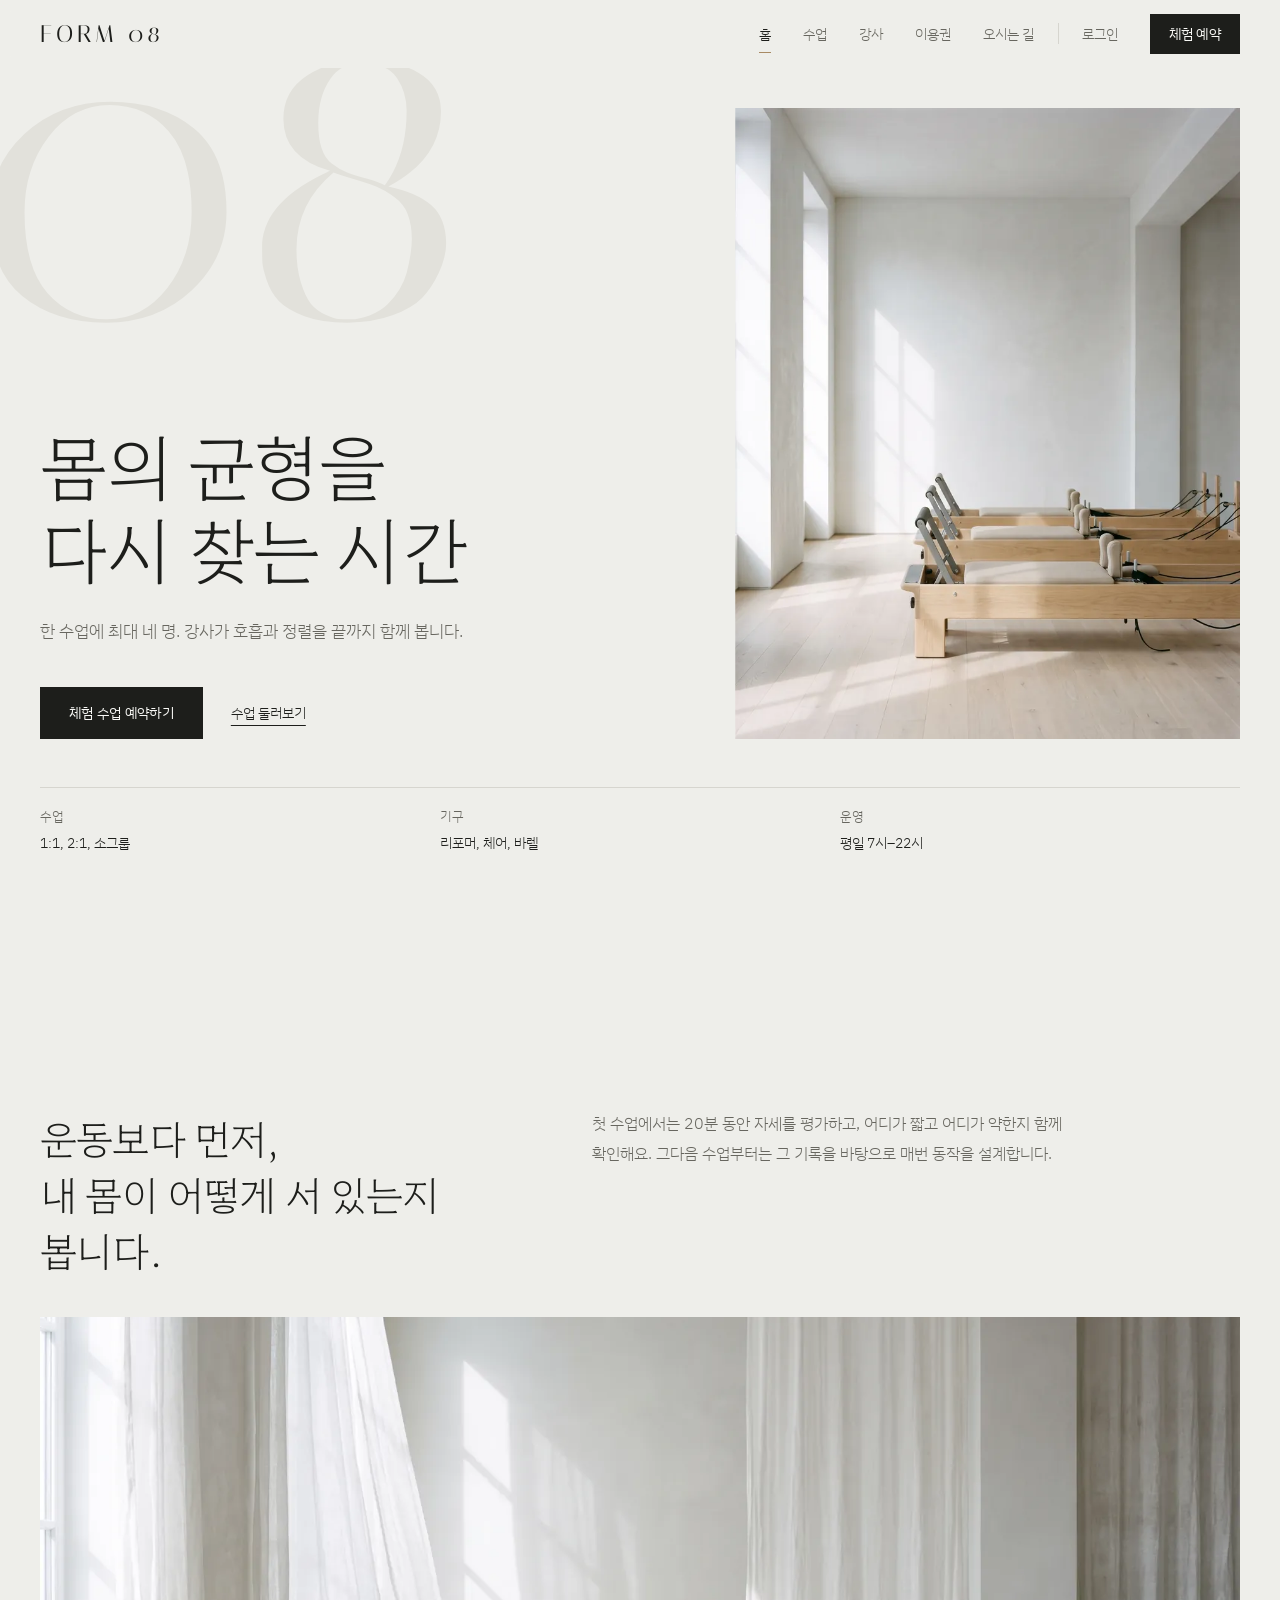
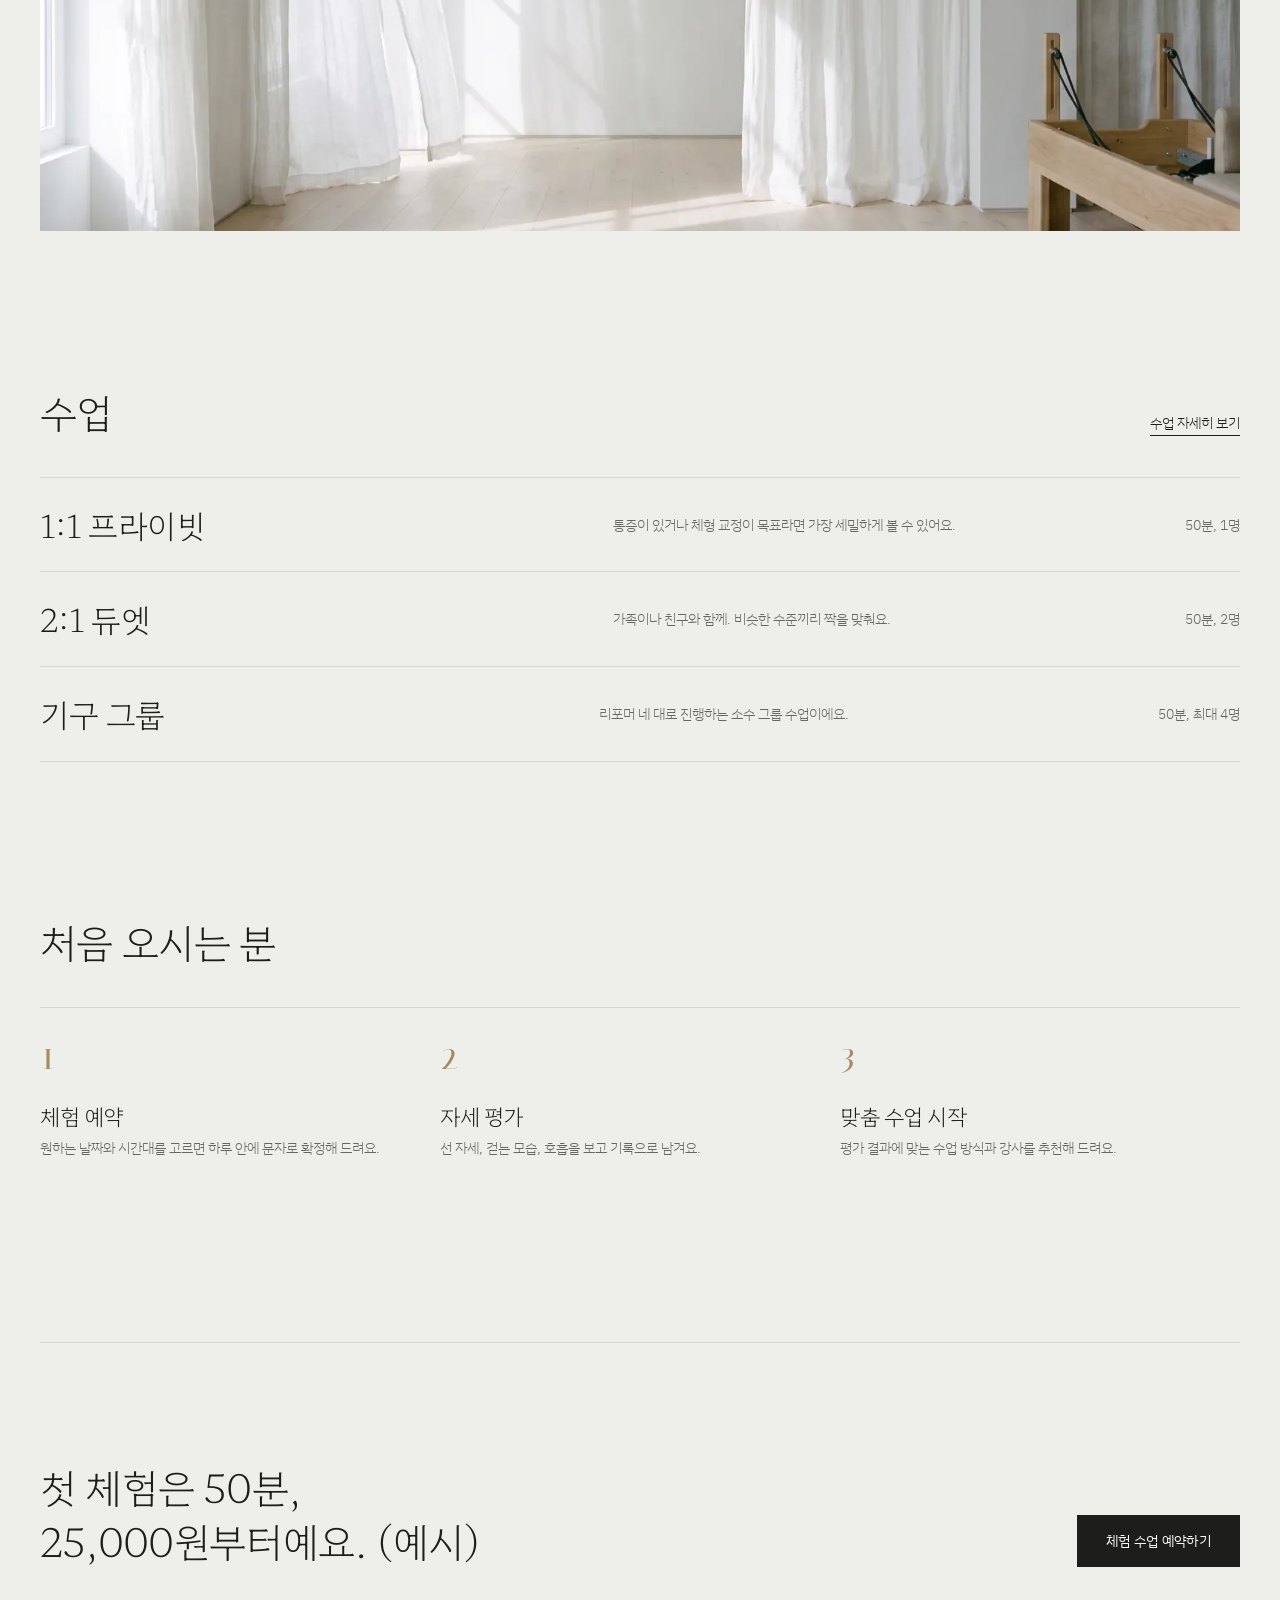
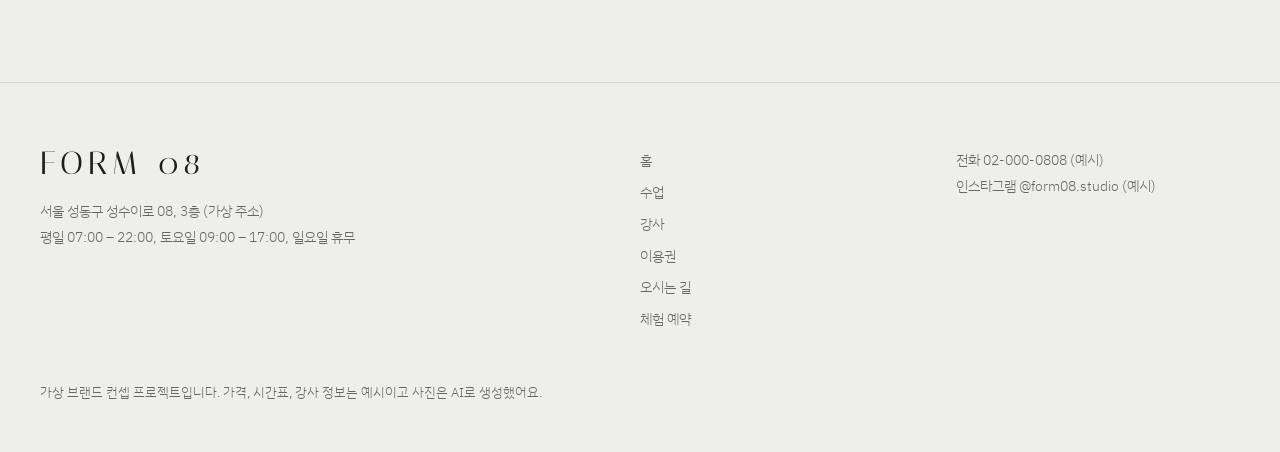
<file: pilates/index.html>
<!doctype html>
<html lang="ko">
<head>
  <meta charset="utf-8">
  <meta name="viewport" content="width=device-width, initial-scale=1, viewport-fit=cover">
  <title>FORM 08 프라이빗 필라테스</title>
  <meta name="description" content="한 시간에 최대 두 명. 호흡과 정렬을 끝까지 함께 보는 프라이빗 필라테스 스튜디오 FORM 08.">
  <meta name="theme-color" content="#EEEEEA">
  <link rel="icon" href="assets/favicon.svg" type="image/svg+xml">
  <meta property="og:type" content="website">
  <meta property="og:title" content="FORM 08 프라이빗 필라테스">
  <meta property="og:description" content="한 시간에 최대 두 명. 호흡과 정렬을 끝까지 함께 보는 프라이빗 필라테스 스튜디오 FORM 08.">
  <link rel="preconnect" href="https://fonts.googleapis.com">
  <link rel="preconnect" href="https://fonts.gstatic.com" crossorigin>
  <link rel="stylesheet" href="https://fonts.googleapis.com/css2?family=Hahmlet:wght@200;300;400&family=IBM+Plex+Sans+KR:wght@300;400;500&family=Italiana&display=swap">
  <link rel="stylesheet" href="assets/style.css">
</head>
<body>
  <a class="skip" href="#main">본문으로 건너뛰기</a>
  <header class="site-header">
    <div class="container header-inner">
      <a class="logo" href="index.html" aria-label="FORM 08 홈">FORM 08</a>
      <nav class="nav" aria-label="주요 메뉴"><a href="index.html" aria-current="page">홈</a><a href="classes.html">수업</a><a href="instructors.html">강사</a><a href="pricing.html">이용권</a><a href="visit.html">오시는 길</a><a href="account.html" class="nav-account" data-account-link>로그인</a></nav>
      <a class="btn btn-solid btn-sm header-cta" href="trial.html">체험 예약</a>
      <button class="menu-btn" type="button" aria-expanded="false" aria-controls="sheet"><span class="menu-label">메뉴</span><span class="menu-icon" aria-hidden="true"></span></button>
    </div>
  </header>
  <nav class="sheet" id="sheet" aria-label="모바일 메뉴">
    <a href="index.html" aria-current="page">홈</a><a href="classes.html">수업</a><a href="instructors.html">강사</a><a href="pricing.html">이용권</a><a href="visit.html">오시는 길</a><a href="trial.html">체험 예약</a><a href="account.html" data-account-link>로그인</a>
    <p class="sheet-foot">평일 07:00 – 22:00, 토요일 09:00 – 17:00</p>
  </nav>

  <main id="main">
    <section class="hero">
      <span class="hero-08" aria-hidden="true">08</span>
      <div class="container hero-grid">
        <div>
          <h1>몸의 균형을<br>다시 찾는 시간</h1>
          <p class="lede">한 수업에 최대 네 명. 강사가 호흡과 정렬을 끝까지 함께 봅니다.</p>
          <div class="hero-actions">
            <a class="btn btn-solid" href="trial.html">체험 수업 예약하기</a>
            <a class="link" href="classes.html">수업 둘러보기</a>
          </div>
        </div>
        <figure class="photo r-45 reveal " data-photo="01"><img src="images/01-sm.webp" srcset="images/01-sm.webp 800w, images/01.webp 1600w" sizes="(min-width: 900px) 42vw, 100vw" width="1600" height="2000" alt="빛이 드는 빈 스튜디오" fetchpriority="high" decoding="async"></figure>
        <dl class="hero-facts">
          <div><dt>수업</dt><dd>1:1, 2:1, 소그룹</dd></div>
          <div><dt>기구</dt><dd>리포머, 체어, 바렐</dd></div>
          <div><dt>운영</dt><dd>평일 7시–22시</dd></div>
        </dl>
      </div>
    </section>

    <section class="section">
      <div class="container statement">
        <h2>운동보다 먼저,<br>내 몸이 어떻게 서 있는지 봅니다.</h2>
        <p>첫 수업에서는 20분 동안 자세를 평가하고, 어디가 짧고 어디가 약한지 함께 확인해요. 그다음 수업부터는 그 기록을 바탕으로 매번 동작을 설계합니다.</p>
        <figure class="photo r-219 reveal " data-photo="10"><img src="images/10-sm.webp" srcset="images/10-sm.webp 800w, images/10.webp 1600w" sizes="100vw" width="1600" height="686" alt="린넨 커튼 사이로 드는 아침 빛" loading="lazy" decoding="async"></figure>
      </div>
    </section>

    <section class="section">
      <div class="container">
        <div class="section-title"><h2>수업</h2><a class="link" href="classes.html">수업 자세히 보기</a></div>
        <div class="rows">
          <a class="row" href="classes.html#solo"><h3>1:1 프라이빗</h3><p>통증이 있거나 체형 교정이 목표라면 가장 세밀하게 볼 수 있어요.</p><span class="row-meta">50분, 1명</span><figure class="photo r-34 reveal row-thumb" data-photo="03"><img src="images/03-sm.webp" srcset="images/03-sm.webp 800w, images/03.webp 1600w" sizes="200px" width="1600" height="2133" alt="자세 교정" loading="lazy" decoding="async"></figure></a>
          <a class="row" href="classes.html#duet"><h3>2:1 듀엣</h3><p>가족이나 친구와 함께. 비슷한 수준끼리 짝을 맞춰요.</p><span class="row-meta">50분, 2명</span><figure class="photo r-34 reveal row-thumb" data-photo="02"><img src="images/02-sm.webp" srcset="images/02-sm.webp 800w, images/02.webp 1600w" sizes="200px" width="1600" height="2133" alt="리포머 위 다리 뻗기" loading="lazy" decoding="async"></figure></a>
          <a class="row" href="classes.html#group"><h3>기구 그룹</h3><p>리포머 네 대로 진행하는 소수 그룹 수업이에요.</p><span class="row-meta">50분, 최대 4명</span><figure class="photo r-34 reveal row-thumb" data-photo="05"><img src="images/05-sm.webp" srcset="images/05-sm.webp 800w, images/05.webp 1600w" sizes="200px" width="1600" height="2133" alt="바렐 스트레칭" loading="lazy" decoding="async"></figure></a>
        </div>
      </div>
    </section>

    <section class="section">
      <div class="container">
        <div class="section-title"><h2>처음 오시는 분</h2></div>
        <ol class="steps">
          <li class="step"><h3>체험 예약</h3><p>원하는 날짜와 시간대를 고르면 하루 안에 문자로 확정해 드려요.</p></li>
          <li class="step"><h3>자세 평가</h3><p>선 자세, 걷는 모습, 호흡을 보고 기록으로 남겨요.</p></li>
          <li class="step"><h3>맞춤 수업 시작</h3><p>평가 결과에 맞는 수업 방식과 강사를 추천해 드려요.</p></li>
        </ol>
      </div>
    </section>

    <section class="container">
      <div class="closing">
        <h2>첫 체험은 50분,<br>25,000원부터예요. (예시)</h2>
        <a class="btn btn-solid" href="trial.html">체험 수업 예약하기</a>
      </div>
    </section>
  </main>

  <footer class="site-footer">
    <div class="container">
      <div class="footer-grid">
        <div>
          <a class="logo" href="index.html">FORM 08</a>
          <p style="margin-top:16px">서울 성동구 성수이로 08, 3층 (가상 주소)<br>평일 07:00 – 22:00, 토요일 09:00 – 17:00, 일요일 휴무</p>
        </div>
        <nav aria-label="하단 메뉴"><a href="index.html" aria-current="page">홈</a><a href="classes.html">수업</a><a href="instructors.html">강사</a><a href="pricing.html">이용권</a><a href="visit.html">오시는 길</a><a href="trial.html">체험 예약</a></nav>
        <div>
          <p>전화 02-000-0808 (예시)</p>
          <p>인스타그램 @form08.studio (예시)</p>
        </div>
      </div>
      <p class="concept-note">가상 브랜드 컨셉 프로젝트입니다. 가격, 시간표, 강사 정보는 예시이고 사진은 AI로 생성했어요.</p>
    </div>
  </footer>
  <div class="book-bar" aria-label="체험 예약 바로가기">
    <p>첫 체험 50분<br>25,000원부터 (예시)</p>
    <a class="btn btn-solid" href="trial.html">체험 수업 예약</a>
  </div>
  <script src="assets/main.js" defer></script>
</body>
</html>
</file>
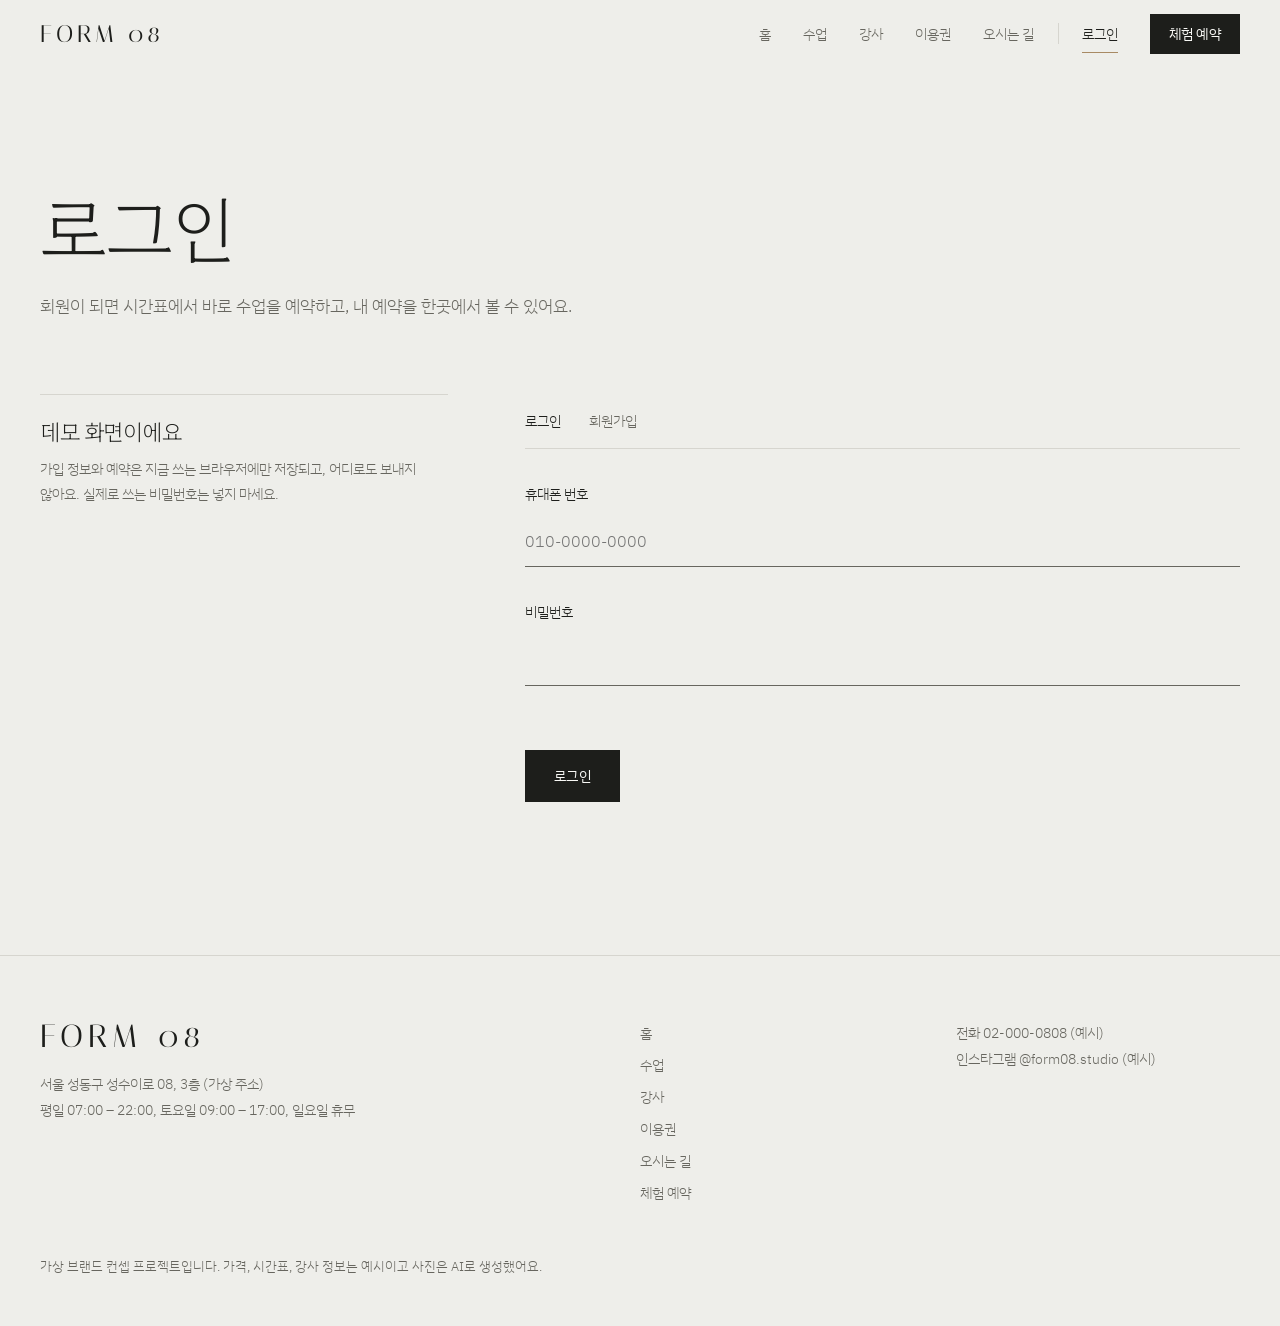
<file: pilates/account.html>
<!doctype html>
<html lang="ko">
<head>
  <meta charset="utf-8">
  <meta name="viewport" content="width=device-width, initial-scale=1, viewport-fit=cover">
  <title>로그인 | FORM 08</title>
  <meta name="description" content="FORM 08 회원 로그인과 가입. 회원은 시간표에서 바로 수업을 예약할 수 있어요.">
  <meta name="theme-color" content="#EEEEEA">
  <link rel="icon" href="assets/favicon.svg" type="image/svg+xml">
  <meta property="og:type" content="website">
  <meta property="og:title" content="로그인 | FORM 08">
  <meta property="og:description" content="FORM 08 회원 로그인과 가입. 회원은 시간표에서 바로 수업을 예약할 수 있어요.">
  <link rel="preconnect" href="https://fonts.googleapis.com">
  <link rel="preconnect" href="https://fonts.gstatic.com" crossorigin>
  <link rel="stylesheet" href="https://fonts.googleapis.com/css2?family=Hahmlet:wght@200;300;400&family=IBM+Plex+Sans+KR:wght@300;400;500&family=Italiana&display=swap">
  <link rel="stylesheet" href="assets/style.css">
</head>
<body>
  <a class="skip" href="#main">본문으로 건너뛰기</a>
  <header class="site-header">
    <div class="container header-inner">
      <a class="logo" href="index.html" aria-label="FORM 08 홈">FORM 08</a>
      <nav class="nav" aria-label="주요 메뉴"><a href="index.html">홈</a><a href="classes.html">수업</a><a href="instructors.html">강사</a><a href="pricing.html">이용권</a><a href="visit.html">오시는 길</a><a href="account.html" class="nav-account" data-account-link aria-current="page">로그인</a></nav>
      <a class="btn btn-solid btn-sm header-cta" href="trial.html">체험 예약</a>
      <button class="menu-btn" type="button" aria-expanded="false" aria-controls="sheet"><span class="menu-label">메뉴</span><span class="menu-icon" aria-hidden="true"></span></button>
    </div>
  </header>
  <nav class="sheet" id="sheet" aria-label="모바일 메뉴">
    <a href="index.html">홈</a><a href="classes.html">수업</a><a href="instructors.html">강사</a><a href="pricing.html">이용권</a><a href="visit.html">오시는 길</a><a href="trial.html">체험 예약</a><a href="account.html" data-account-link aria-current="page">로그인</a>
    <p class="sheet-foot">평일 07:00 – 22:00, 토요일 09:00 – 17:00</p>
  </nav>

  <main id="main">
    <section class="container page-head">
      <h1 id="account-title">로그인</h1>
      <p class="lede" id="account-lede">회원이 되면 시간표에서 바로 수업을 예약하고, 내 예약을 한곳에서 볼 수 있어요.</p>
    </section>
    <section class="container section" style="padding-top:0">
      <div class="form-grid">
        <div>
          <div class="demo-note">
            <h2>데모 화면이에요</h2>
            <p>가입 정보와 예약은 지금 쓰는 브라우저에만 저장되고, 어디로도 보내지 않아요. 실제로 쓰는 비밀번호는 넣지 마세요.</p>
          </div>
        </div>
        <div>
          <div id="auth">
            <div class="tablist" role="tablist" aria-label="로그인 또는 회원가입" id="auth-tabs">
              <button class="tab" role="tab" id="t-login" aria-controls="p-login" aria-selected="true">로그인</button>
              <button class="tab" role="tab" id="t-signup" aria-controls="p-signup" aria-selected="false">회원가입</button>
            </div>
            <div class="panel" id="p-login" role="tabpanel" aria-labelledby="t-login">
              <form class="form" id="login-form" novalidate>
                <div class="field"><label for="l-phone">휴대폰 번호</label><input id="l-phone" name="phone" type="tel" inputmode="tel" autocomplete="username" placeholder="010-0000-0000"></div>
                <div class="field"><label for="l-pw">비밀번호</label><input id="l-pw" name="password" type="password" autocomplete="current-password"></div>
                <p class="form-msg" id="login-msg" role="alert"></p>
                <div><button class="btn btn-solid" type="submit">로그인</button></div>
              </form>
            </div>
            <div class="panel" id="p-signup" role="tabpanel" aria-labelledby="t-signup" hidden>
              <form class="form" id="signup-form" novalidate>
                <div class="field"><label for="s-name">이름</label><input id="s-name" name="name" autocomplete="name"></div>
                <div class="field"><label for="s-phone">휴대폰 번호</label><input id="s-phone" name="phone" type="tel" inputmode="tel" autocomplete="username" placeholder="010-0000-0000"></div>
                <div class="field"><label for="s-pw">비밀번호</label><input id="s-pw" name="password" type="password" autocomplete="new-password" aria-describedby="s-pw-hint"><span class="hint" id="s-pw-hint">6자 이상. 데모라서 실제 비밀번호는 쓰지 마세요.</span></div>
                <label class="check"><input type="checkbox" id="s-agree"><span>예약 안내를 위해 이름과 휴대폰 번호를 쓰는 데 동의해요.</span></label>
                <p class="form-msg" id="signup-msg" role="alert"></p>
                <div><button class="btn btn-solid" type="submit">가입하고 시작하기</button></div>
              </form>
            </div>
          </div>
          <div id="me" hidden>
            <h2 class="me-hello" tabindex="-1"><span data-me-name></span>님, 반가워요</h2>
            <p class="muted me-phone">휴대폰 <span data-me-phone></span></p>
            <h3 class="me-sub">예약한 수업</h3>
            <div id="my-bookings"></div>
            <div class="hero-actions">
              <a class="btn btn-solid" href="classes.html#schedule">시간표에서 예약하기</a>
              <button class="link link-btn" type="button" id="logout">로그아웃</button>
            </div>
            <p class="reset-note"><button class="link link-btn" type="button" id="reset-demo">이 브라우저의 데모 정보 모두 지우기</button></p>
          </div>
        </div>
      </div>
    </section>
  </main>

  <footer class="site-footer">
    <div class="container">
      <div class="footer-grid">
        <div>
          <a class="logo" href="index.html">FORM 08</a>
          <p style="margin-top:16px">서울 성동구 성수이로 08, 3층 (가상 주소)<br>평일 07:00 – 22:00, 토요일 09:00 – 17:00, 일요일 휴무</p>
        </div>
        <nav aria-label="하단 메뉴"><a href="index.html">홈</a><a href="classes.html">수업</a><a href="instructors.html">강사</a><a href="pricing.html">이용권</a><a href="visit.html">오시는 길</a><a href="trial.html">체험 예약</a></nav>
        <div>
          <p>전화 02-000-0808 (예시)</p>
          <p>인스타그램 @form08.studio (예시)</p>
        </div>
      </div>
      <p class="concept-note">가상 브랜드 컨셉 프로젝트입니다. 가격, 시간표, 강사 정보는 예시이고 사진은 AI로 생성했어요.</p>
    </div>
  </footer>
  <script src="assets/main.js" defer></script>
</body>
</html>
</file>
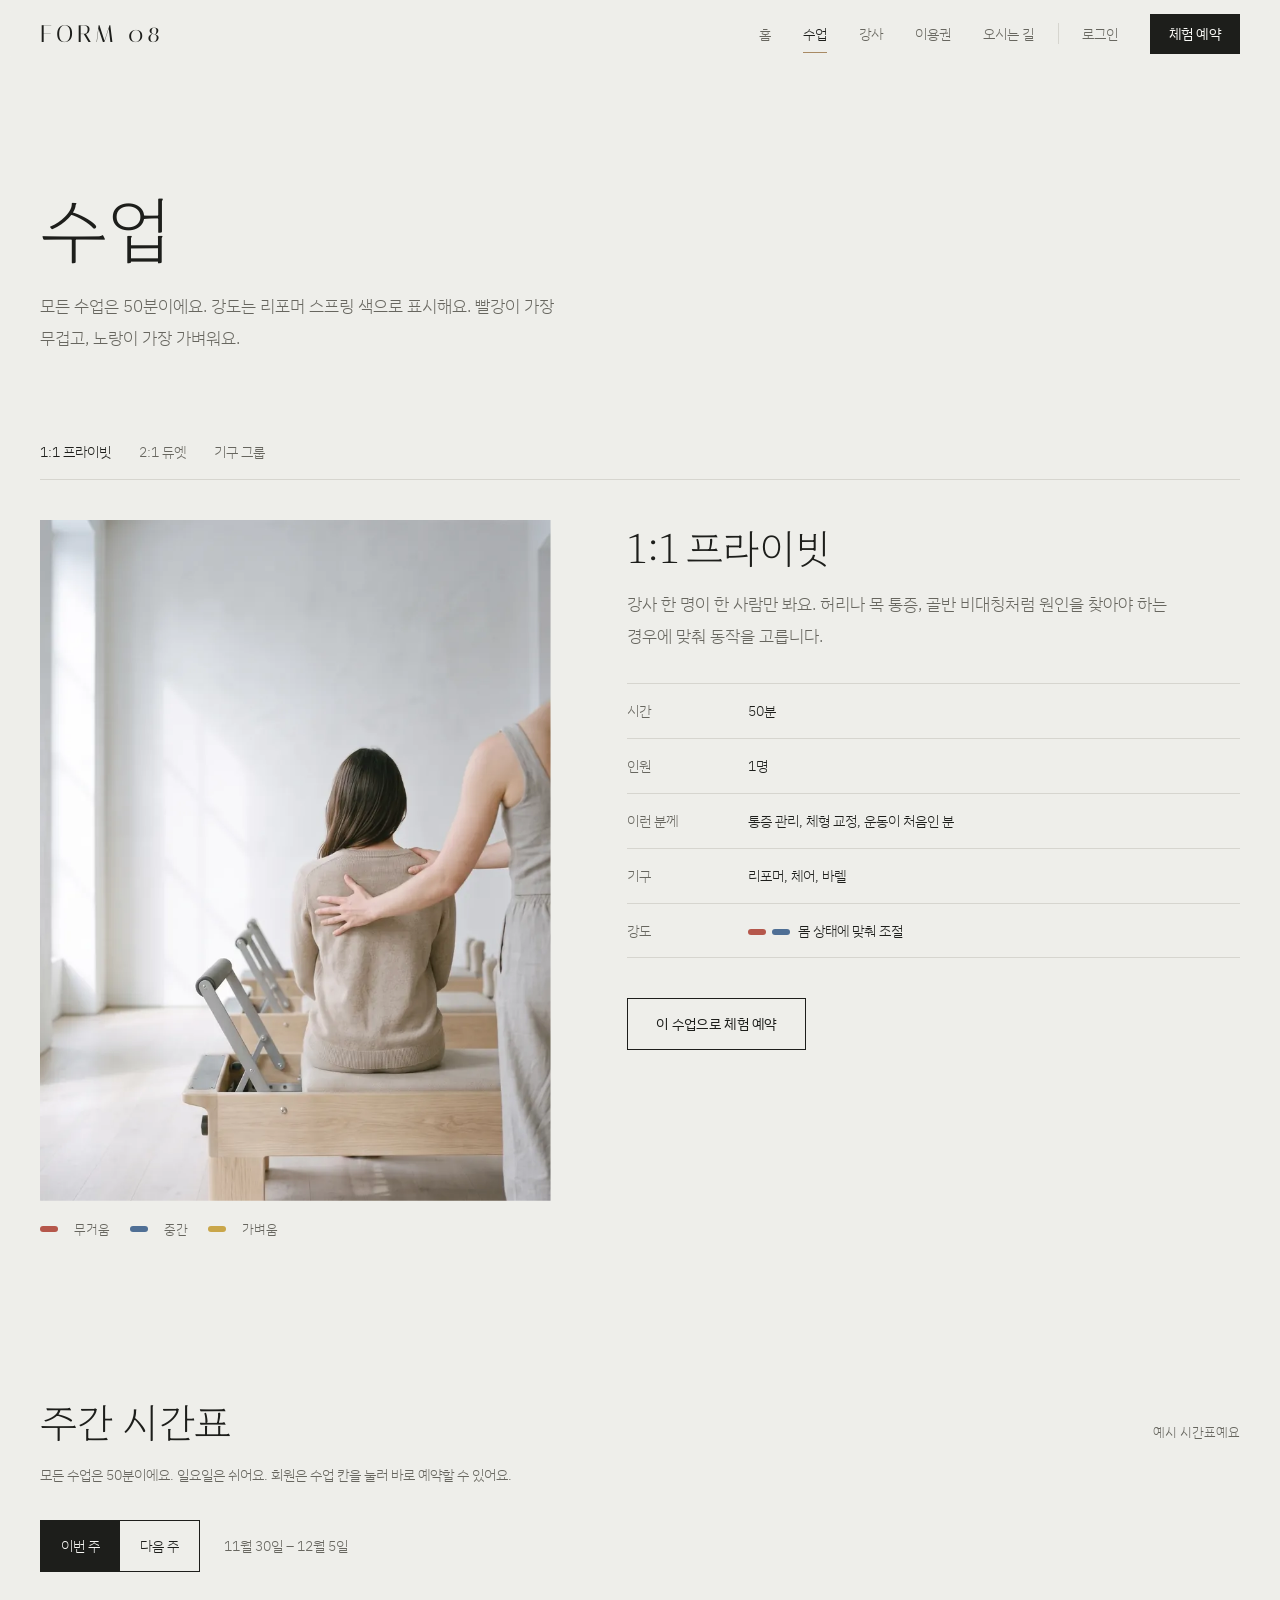
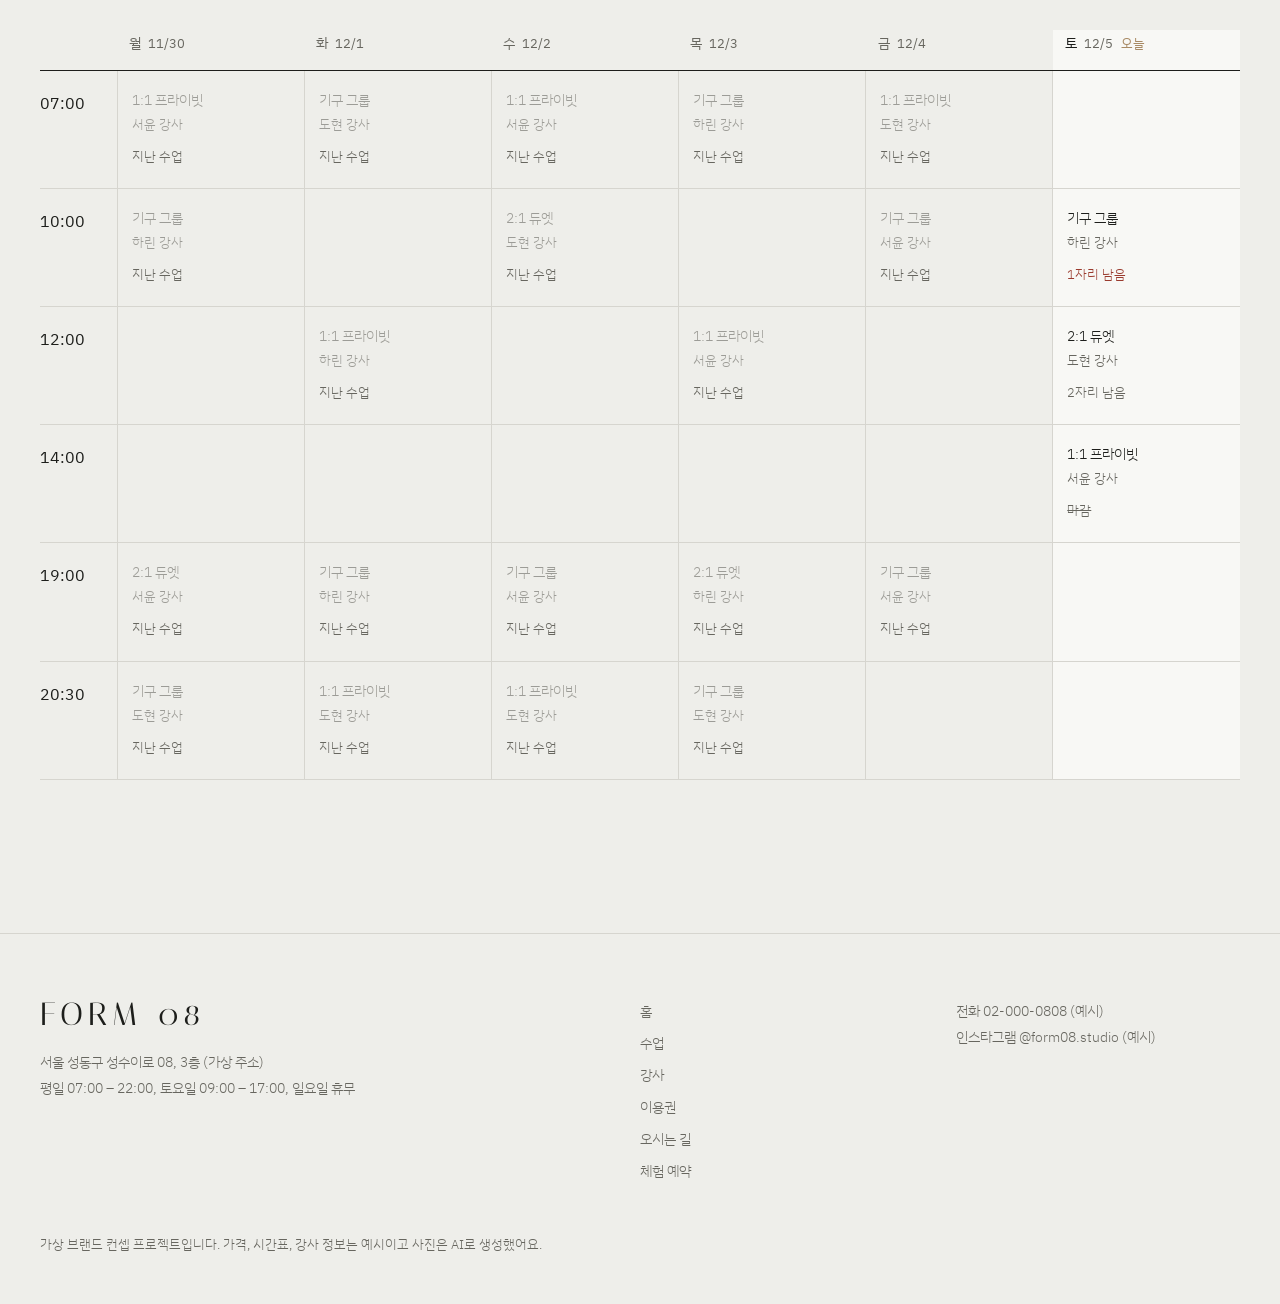
<file: pilates/classes.html>
<!doctype html>
<html lang="ko">
<head>
  <meta charset="utf-8">
  <meta name="viewport" content="width=device-width, initial-scale=1, viewport-fit=cover">
  <title>수업 | FORM 08</title>
  <meta name="description" content="1:1 프라이빗, 2:1 듀엣, 기구 그룹 수업과 이번 주 시간표.">
  <meta name="theme-color" content="#EEEEEA">
  <link rel="icon" href="assets/favicon.svg" type="image/svg+xml">
  <meta property="og:type" content="website">
  <meta property="og:title" content="수업 | FORM 08">
  <meta property="og:description" content="1:1 프라이빗, 2:1 듀엣, 기구 그룹 수업과 이번 주 시간표.">
  <link rel="preconnect" href="https://fonts.googleapis.com">
  <link rel="preconnect" href="https://fonts.gstatic.com" crossorigin>
  <link rel="stylesheet" href="https://fonts.googleapis.com/css2?family=Hahmlet:wght@200;300;400&family=IBM+Plex+Sans+KR:wght@300;400;500&family=Italiana&display=swap">
  <link rel="stylesheet" href="assets/style.css">
</head>
<body>
  <a class="skip" href="#main">본문으로 건너뛰기</a>
  <header class="site-header">
    <div class="container header-inner">
      <a class="logo" href="index.html" aria-label="FORM 08 홈">FORM 08</a>
      <nav class="nav" aria-label="주요 메뉴"><a href="index.html">홈</a><a href="classes.html" aria-current="page">수업</a><a href="instructors.html">강사</a><a href="pricing.html">이용권</a><a href="visit.html">오시는 길</a><a href="account.html" class="nav-account" data-account-link>로그인</a></nav>
      <a class="btn btn-solid btn-sm header-cta" href="trial.html">체험 예약</a>
      <button class="menu-btn" type="button" aria-expanded="false" aria-controls="sheet"><span class="menu-label">메뉴</span><span class="menu-icon" aria-hidden="true"></span></button>
    </div>
  </header>
  <nav class="sheet" id="sheet" aria-label="모바일 메뉴">
    <a href="index.html">홈</a><a href="classes.html" aria-current="page">수업</a><a href="instructors.html">강사</a><a href="pricing.html">이용권</a><a href="visit.html">오시는 길</a><a href="trial.html">체험 예약</a><a href="account.html" data-account-link>로그인</a>
    <p class="sheet-foot">평일 07:00 – 22:00, 토요일 09:00 – 17:00</p>
  </nav>

  <main id="main">
    <section class="container page-head">
      <h1>수업</h1>
      <p class="lede">모든 수업은 50분이에요. 강도는 리포머 스프링 색으로 표시해요. 빨강이 가장 무겁고, 노랑이 가장 가벼워요.</p>
    </section>

    <section class="container">
      <div class="tablist" role="tablist" aria-label="수업 종류" id="class-tabs">
        <button class="tab" role="tab" id="t-solo" aria-controls="p-solo" aria-selected="true">1:1 프라이빗</button>
        <button class="tab" role="tab" id="t-duet" aria-controls="p-duet" aria-selected="false">2:1 듀엣</button>
        <button class="tab" role="tab" id="t-group" aria-controls="p-group" aria-selected="false">기구 그룹</button>
      </div>
        <div class="panel" id="p-solo" role="tabpanel" aria-labelledby="t-solo" tabindex="0" hidden>
          <div class="class-detail">
            <figure class="photo r-34 reveal " data-photo="03"><img src="images/03-sm.webp" srcset="images/03-sm.webp 800w, images/03.webp 1600w" sizes="(min-width: 900px) 42vw, 100vw" width="1600" height="2133" alt="강사가 자세를 잡아주는 뒷모습" loading="lazy" decoding="async"></figure>
            <div>
              <h2>1:1 프라이빗</h2>
              <p class="lede">강사 한 명이 한 사람만 봐요. 허리나 목 통증, 골반 비대칭처럼 원인을 찾아야 하는 경우에 맞춰 동작을 고릅니다.</p>
              <dl class="specs">
                <div><dt>시간</dt><dd>50분</dd></div>
                <div><dt>인원</dt><dd>1명</dd></div>
                <div><dt>이런 분께</dt><dd>통증 관리, 체형 교정, 운동이 처음인 분</dd></div>
                <div><dt>기구</dt><dd>리포머, 체어, 바렐</dd></div>
                <div><dt>강도</dt><dd><span class="springs" aria-hidden="true"><i class="s-red"></i><i class="s-blue"></i></span>몸 상태에 맞춰 조절</dd></div>
              </dl>
              <div class="hero-actions"><a class="btn btn-line" href="trial.html">이 수업으로 체험 예약</a></div>
            </div>
          </div>
        </div>
        <div class="panel" id="p-duet" role="tabpanel" aria-labelledby="t-duet" tabindex="0" hidden>
          <div class="class-detail">
            <figure class="photo r-34 reveal " data-photo="02"><img src="images/02-sm.webp" srcset="images/02-sm.webp 800w, images/02.webp 1600w" sizes="(min-width: 900px) 42vw, 100vw" width="1600" height="2133" alt="리포머 위 다리 뻗기" loading="lazy" decoding="async"></figure>
            <div>
              <h2>2:1 듀엣</h2>
              <p class="lede">두 사람이 같은 시간에 리포머 두 대를 써요. 비슷한 수준끼리 짝을 맞추고, 강사가 번갈아 자세를 봐요.</p>
              <dl class="specs">
                <div><dt>시간</dt><dd>50분</dd></div>
                <div><dt>인원</dt><dd>2명</dd></div>
                <div><dt>이런 분께</dt><dd>가족이나 친구와 함께, 1:1 이후 꾸준히 하려는 분</dd></div>
                <div><dt>기구</dt><dd>리포머, 체어</dd></div>
                <div><dt>강도</dt><dd><span class="springs" aria-hidden="true"><i class="s-blue"></i><i class="s-yellow"></i></span>중간에서 가벼운 강도</dd></div>
              </dl>
              <div class="hero-actions"><a class="btn btn-line" href="trial.html">이 수업으로 체험 예약</a></div>
            </div>
          </div>
        </div>
        <div class="panel" id="p-group" role="tabpanel" aria-labelledby="t-group" tabindex="0" hidden>
          <div class="class-detail">
            <figure class="photo r-34 reveal " data-photo="05"><img src="images/05-sm.webp" srcset="images/05-sm.webp 800w, images/05.webp 1600w" sizes="(min-width: 900px) 42vw, 100vw" width="1600" height="2133" alt="바렐 위 스트레칭" loading="lazy" decoding="async"></figure>
            <div>
              <h2>기구 그룹</h2>
              <p class="lede">리포머 네 대로 진행하는 소수 그룹이에요. 정해진 흐름에 맞춰 코어와 전신을 고르게 씁니다.</p>
              <dl class="specs">
                <div><dt>시간</dt><dd>50분</dd></div>
                <div><dt>인원</dt><dd>최대 4명</dd></div>
                <div><dt>이런 분께</dt><dd>기본 동작을 익힌 분, 운동량을 늘리고 싶은 분</dd></div>
                <div><dt>기구</dt><dd>리포머</dd></div>
                <div><dt>강도</dt><dd><span class="springs" aria-hidden="true"><i class="s-red"></i><i class="s-blue"></i><i class="s-yellow"></i></span>흐름에 따라 단계별로</dd></div>
              </dl>
              <div class="hero-actions"><a class="btn btn-line" href="trial.html">이 수업으로 체험 예약</a></div>
            </div>
          </div>
        </div>
      <div class="spring-key" aria-label="스프링 색 안내">
        <span><span class="springs" aria-hidden="true"><i class="s-red"></i></span>무거움</span><span><span class="springs" aria-hidden="true"><i class="s-blue"></i></span>중간</span><span><span class="springs" aria-hidden="true"><i class="s-yellow"></i></span>가벼움</span>
      </div>
    </section>

    <section class="section" id="schedule">
      <div class="container">
        <div class="section-title"><h2>주간 시간표</h2><span class="muted" style="font-size:.8125rem">예시 시간표예요</span></div>
        <p class="schedule-note">모든 수업은 50분이에요. 일요일은 쉬어요. 회원은 수업 칸을 눌러 바로 예약할 수 있어요.</p>
        <div class="week-bar">
          <div class="seg week-seg" role="group" aria-label="주 선택"><button type="button" data-week="0" aria-pressed="true">이번 주</button><button type="button" data-week="1" aria-pressed="false">다음 주</button></div>
          <p class="week-range" id="week-range"></p>
        </div>
        <p class="booking-status" id="booking-status" role="status"></p>
        <div class="week-wrap">
          <table class="week-grid" id="week-grid">
            <caption class="sr-only">요일별 수업과 강사, 남은 자리</caption>
          </table>
        </div>
        <div class="day-view">
          <div class="tablist" role="tablist" aria-label="요일" id="days" data-start="0"><button class="tab" role="tab" data-day="월" aria-selected="false">월<span class="today-mark" hidden> (오늘)</span></button><button class="tab" role="tab" data-day="화" aria-selected="false">화<span class="today-mark" hidden> (오늘)</span></button><button class="tab" role="tab" data-day="수" aria-selected="false">수<span class="today-mark" hidden> (오늘)</span></button><button class="tab" role="tab" data-day="목" aria-selected="false">목<span class="today-mark" hidden> (오늘)</span></button><button class="tab" role="tab" data-day="금" aria-selected="false">금<span class="today-mark" hidden> (오늘)</span></button><button class="tab" role="tab" data-day="토" aria-selected="false">토<span class="today-mark" hidden> (오늘)</span></button><button class="tab" role="tab" data-day="일" aria-selected="false">일<span class="today-mark" hidden> (오늘)</span></button></div>
          <div class="timetable panel" id="timetable" role="tabpanel" aria-live="polite"></div>
        </div>
      </div>
    </section>
    <dialog class="booking-dialog" id="booking-dialog" aria-labelledby="dlg-title">
      <div class="dlg-body"></div>
    </dialog>
  </main>

  <footer class="site-footer">
    <div class="container">
      <div class="footer-grid">
        <div>
          <a class="logo" href="index.html">FORM 08</a>
          <p style="margin-top:16px">서울 성동구 성수이로 08, 3층 (가상 주소)<br>평일 07:00 – 22:00, 토요일 09:00 – 17:00, 일요일 휴무</p>
        </div>
        <nav aria-label="하단 메뉴"><a href="index.html">홈</a><a href="classes.html" aria-current="page">수업</a><a href="instructors.html">강사</a><a href="pricing.html">이용권</a><a href="visit.html">오시는 길</a><a href="trial.html">체험 예약</a></nav>
        <div>
          <p>전화 02-000-0808 (예시)</p>
          <p>인스타그램 @form08.studio (예시)</p>
        </div>
      </div>
      <p class="concept-note">가상 브랜드 컨셉 프로젝트입니다. 가격, 시간표, 강사 정보는 예시이고 사진은 AI로 생성했어요.</p>
    </div>
  </footer>
  <div class="book-bar" aria-label="체험 예약 바로가기">
    <p>첫 체험 50분<br>25,000원부터 (예시)</p>
    <a class="btn btn-solid" href="trial.html">체험 수업 예약</a>
  </div>
  <script src="assets/main.js" defer></script>
</body>
</html>
</file>
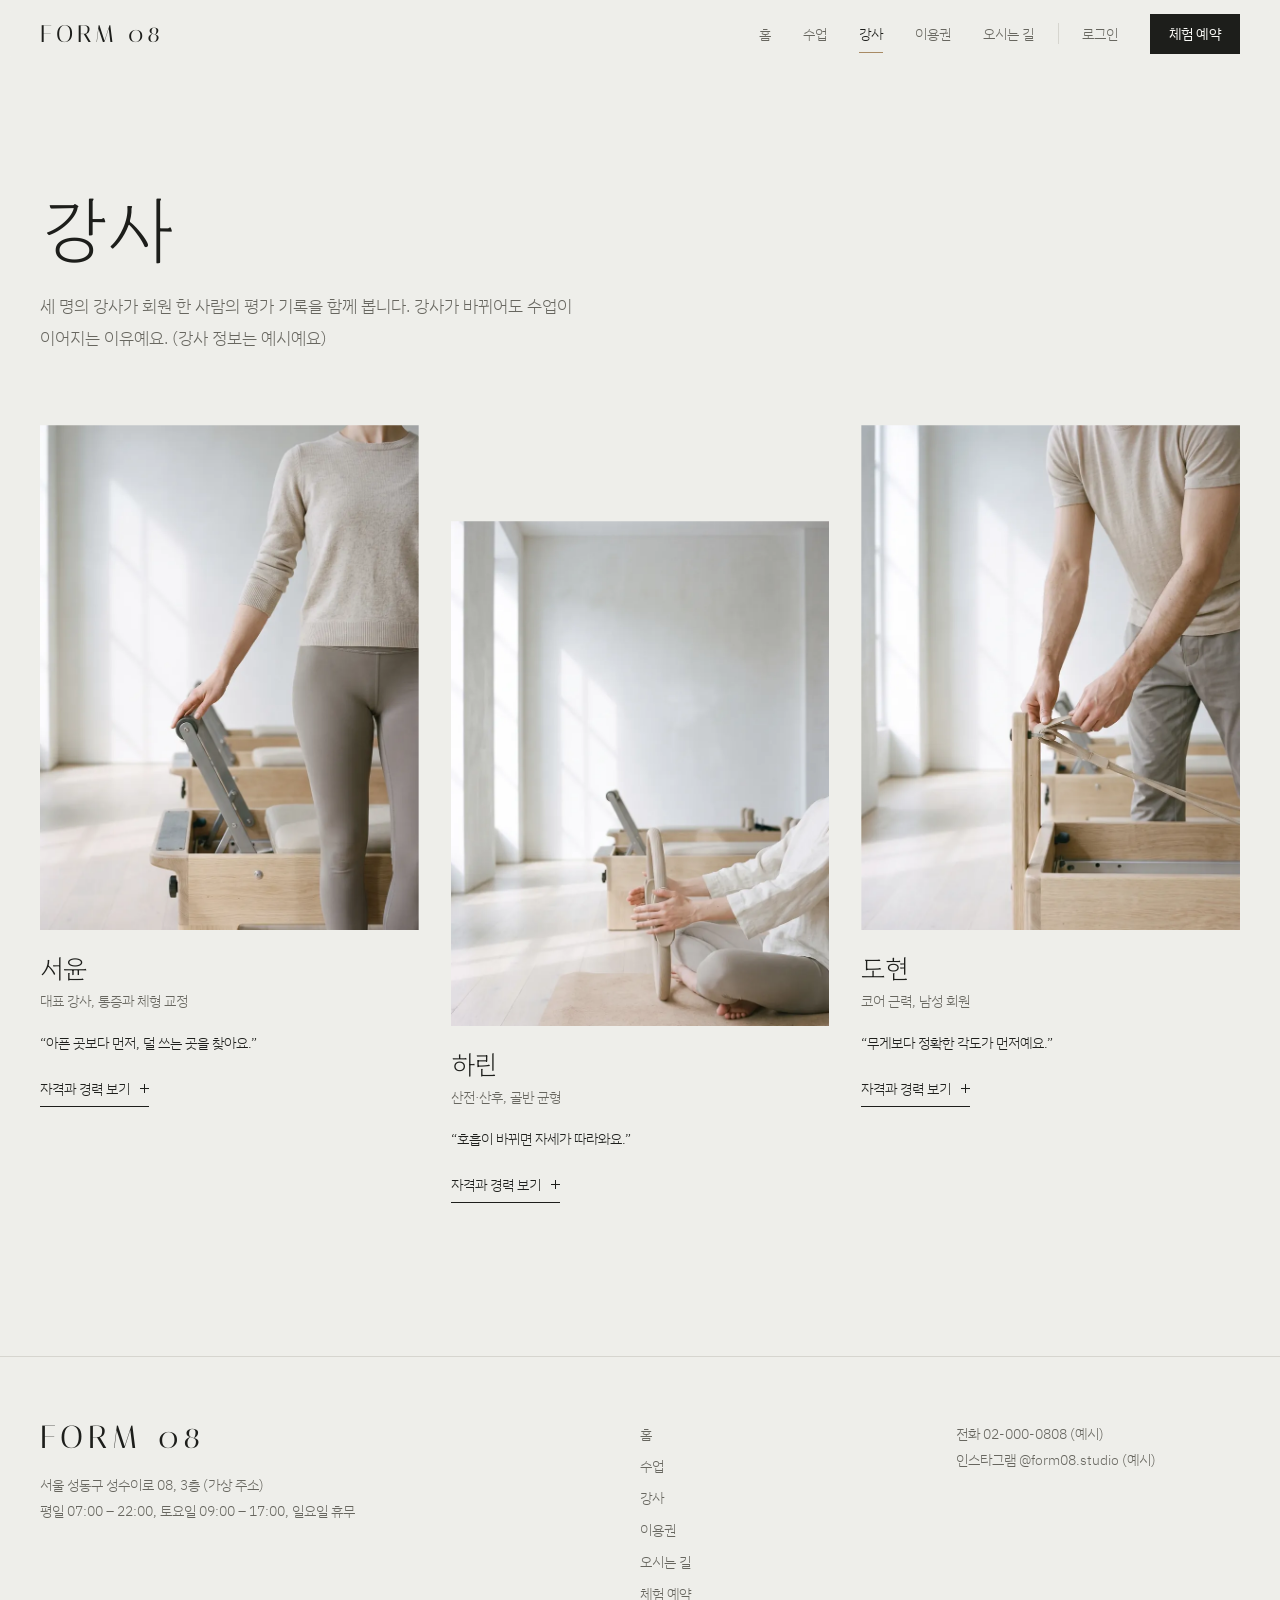
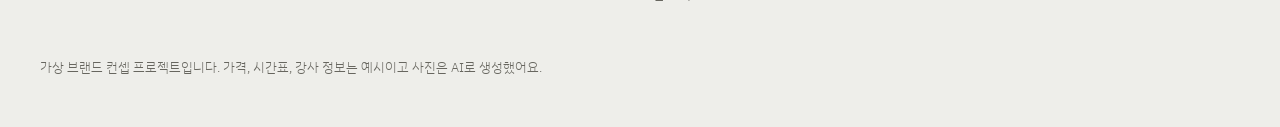
<file: pilates/instructors.html>
<!doctype html>
<html lang="ko">
<head>
  <meta charset="utf-8">
  <meta name="viewport" content="width=device-width, initial-scale=1, viewport-fit=cover">
  <title>강사 | FORM 08</title>
  <meta name="description" content="FORM 08의 세 강사와 전문 분야.">
  <meta name="theme-color" content="#EEEEEA">
  <link rel="icon" href="assets/favicon.svg" type="image/svg+xml">
  <meta property="og:type" content="website">
  <meta property="og:title" content="강사 | FORM 08">
  <meta property="og:description" content="FORM 08의 세 강사와 전문 분야.">
  <link rel="preconnect" href="https://fonts.googleapis.com">
  <link rel="preconnect" href="https://fonts.gstatic.com" crossorigin>
  <link rel="stylesheet" href="https://fonts.googleapis.com/css2?family=Hahmlet:wght@200;300;400&family=IBM+Plex+Sans+KR:wght@300;400;500&family=Italiana&display=swap">
  <link rel="stylesheet" href="assets/style.css">
</head>
<body>
  <a class="skip" href="#main">본문으로 건너뛰기</a>
  <header class="site-header">
    <div class="container header-inner">
      <a class="logo" href="index.html" aria-label="FORM 08 홈">FORM 08</a>
      <nav class="nav" aria-label="주요 메뉴"><a href="index.html">홈</a><a href="classes.html">수업</a><a href="instructors.html" aria-current="page">강사</a><a href="pricing.html">이용권</a><a href="visit.html">오시는 길</a><a href="account.html" class="nav-account" data-account-link>로그인</a></nav>
      <a class="btn btn-solid btn-sm header-cta" href="trial.html">체험 예약</a>
      <button class="menu-btn" type="button" aria-expanded="false" aria-controls="sheet"><span class="menu-label">메뉴</span><span class="menu-icon" aria-hidden="true"></span></button>
    </div>
  </header>
  <nav class="sheet" id="sheet" aria-label="모바일 메뉴">
    <a href="index.html">홈</a><a href="classes.html">수업</a><a href="instructors.html" aria-current="page">강사</a><a href="pricing.html">이용권</a><a href="visit.html">오시는 길</a><a href="trial.html">체험 예약</a><a href="account.html" data-account-link>로그인</a>
    <p class="sheet-foot">평일 07:00 – 22:00, 토요일 09:00 – 17:00</p>
  </nav>

  <main id="main">
    <section class="container page-head">
      <h1>강사</h1>
      <p class="lede">세 명의 강사가 회원 한 사람의 평가 기록을 함께 봅니다. 강사가 바뀌어도 수업이 이어지는 이유예요. (강사 정보는 예시예요)</p>
    </section>
    <section class="container section" style="padding-top:0">
      <div class="people">
        <article class="person">
          <figure class="photo r-34 reveal " data-photo="06"><img src="images/06-sm.webp" srcset="images/06-sm.webp 800w, images/06.webp 1600w" sizes="(min-width: 1000px) 30vw, (min-width: 700px) 48vw, 100vw" width="1600" height="2133" alt="서윤 강사" loading="lazy" decoding="async"></figure>
          <h2>서윤</h2>
          <p class="role">대표 강사, 통증과 체형 교정</p>
          <p class="quote">“아픈 곳보다 먼저, 덜 쓰는 곳을 찾아요.”</p>
          <button class="more" type="button" aria-expanded="false" aria-controls="m-a"><span class="more-label">자격과 경력 보기</span><span class="plus" aria-hidden="true"></span></button>
          <div class="more-body" id="m-a"><div><ul><li>물리치료학 전공</li><li>재활 필라테스 지도자 과정 수료</li><li>지도 경력 9년</li></ul></div></div>
        </article>
        <article class="person">
          <figure class="photo r-34 reveal " data-photo="07"><img src="images/07-sm.webp" srcset="images/07-sm.webp 800w, images/07.webp 1600w" sizes="(min-width: 1000px) 30vw, (min-width: 700px) 48vw, 100vw" width="1600" height="2133" alt="하린 강사" loading="lazy" decoding="async"></figure>
          <h2>하린</h2>
          <p class="role">산전·산후, 골반 균형</p>
          <p class="quote">“호흡이 바뀌면 자세가 따라와요.”</p>
          <button class="more" type="button" aria-expanded="false" aria-controls="m-b"><span class="more-label">자격과 경력 보기</span><span class="plus" aria-hidden="true"></span></button>
          <div class="more-body" id="m-b"><div><ul><li>산전·산후 필라테스 과정 수료</li><li>기구 필라테스 지도자 과정 수료</li><li>지도 경력 6년</li></ul></div></div>
        </article>
        <article class="person">
          <figure class="photo r-34 reveal " data-photo="08"><img src="images/08-sm.webp" srcset="images/08-sm.webp 800w, images/08.webp 1600w" sizes="(min-width: 1000px) 30vw, (min-width: 700px) 48vw, 100vw" width="1600" height="2133" alt="도현 강사" loading="lazy" decoding="async"></figure>
          <h2>도현</h2>
          <p class="role">코어 근력, 남성 회원</p>
          <p class="quote">“무게보다 정확한 각도가 먼저예요.”</p>
          <button class="more" type="button" aria-expanded="false" aria-controls="m-c"><span class="more-label">자격과 경력 보기</span><span class="plus" aria-hidden="true"></span></button>
          <div class="more-body" id="m-c"><div><ul><li>체육학 전공</li><li>기구 필라테스 지도자 과정 수료</li><li>지도 경력 5년</li></ul></div></div>
        </article>
      </div>
    </section>
  </main>

  <footer class="site-footer">
    <div class="container">
      <div class="footer-grid">
        <div>
          <a class="logo" href="index.html">FORM 08</a>
          <p style="margin-top:16px">서울 성동구 성수이로 08, 3층 (가상 주소)<br>평일 07:00 – 22:00, 토요일 09:00 – 17:00, 일요일 휴무</p>
        </div>
        <nav aria-label="하단 메뉴"><a href="index.html">홈</a><a href="classes.html">수업</a><a href="instructors.html" aria-current="page">강사</a><a href="pricing.html">이용권</a><a href="visit.html">오시는 길</a><a href="trial.html">체험 예약</a></nav>
        <div>
          <p>전화 02-000-0808 (예시)</p>
          <p>인스타그램 @form08.studio (예시)</p>
        </div>
      </div>
      <p class="concept-note">가상 브랜드 컨셉 프로젝트입니다. 가격, 시간표, 강사 정보는 예시이고 사진은 AI로 생성했어요.</p>
    </div>
  </footer>
  <div class="book-bar" aria-label="체험 예약 바로가기">
    <p>첫 체험 50분<br>25,000원부터 (예시)</p>
    <a class="btn btn-solid" href="trial.html">체험 수업 예약</a>
  </div>
  <script src="assets/main.js" defer></script>
</body>
</html>
</file>
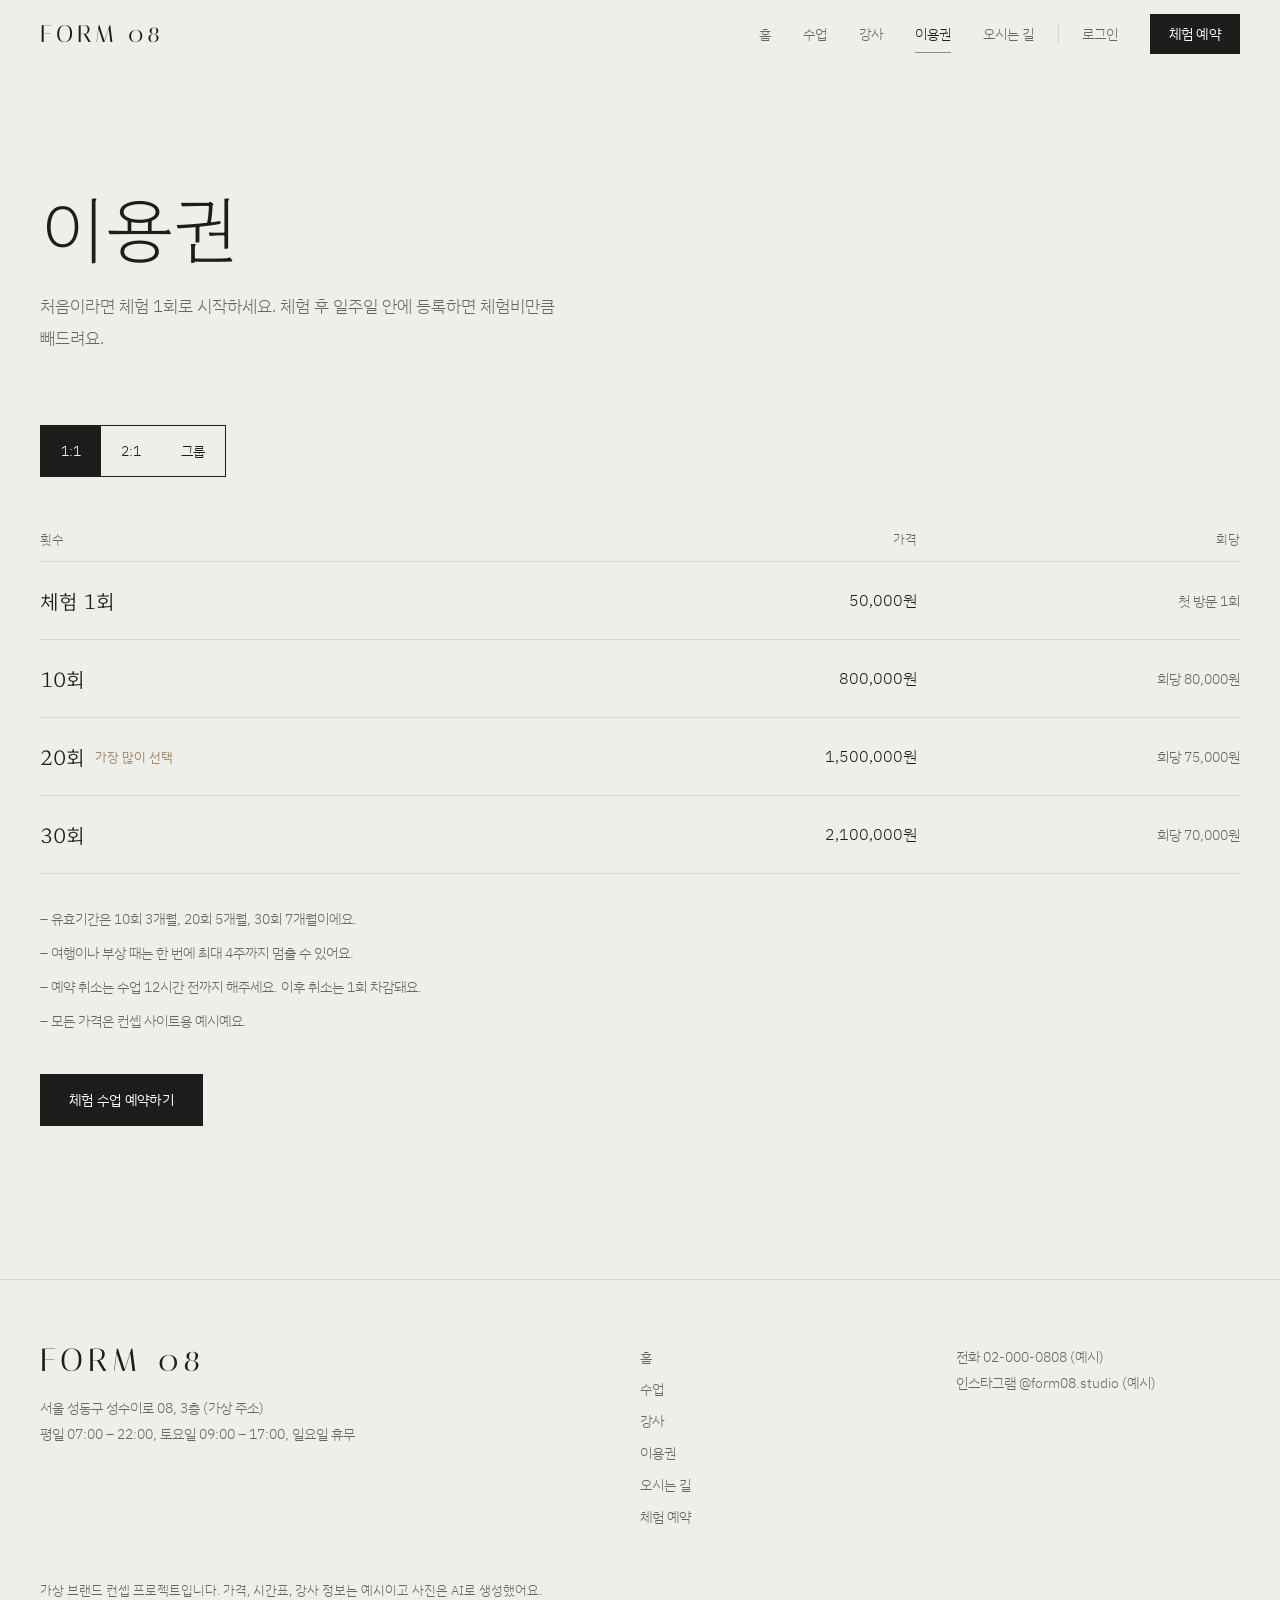
<file: pilates/pricing.html>
<!doctype html>
<html lang="ko">
<head>
  <meta charset="utf-8">
  <meta name="viewport" content="width=device-width, initial-scale=1, viewport-fit=cover">
  <title>이용권 | FORM 08</title>
  <meta name="description" content="1:1, 2:1, 그룹 이용권 가격과 이용 안내.">
  <meta name="theme-color" content="#EEEEEA">
  <link rel="icon" href="assets/favicon.svg" type="image/svg+xml">
  <meta property="og:type" content="website">
  <meta property="og:title" content="이용권 | FORM 08">
  <meta property="og:description" content="1:1, 2:1, 그룹 이용권 가격과 이용 안내.">
  <link rel="preconnect" href="https://fonts.googleapis.com">
  <link rel="preconnect" href="https://fonts.gstatic.com" crossorigin>
  <link rel="stylesheet" href="https://fonts.googleapis.com/css2?family=Hahmlet:wght@200;300;400&family=IBM+Plex+Sans+KR:wght@300;400;500&family=Italiana&display=swap">
  <link rel="stylesheet" href="assets/style.css">
</head>
<body>
  <a class="skip" href="#main">본문으로 건너뛰기</a>
  <header class="site-header">
    <div class="container header-inner">
      <a class="logo" href="index.html" aria-label="FORM 08 홈">FORM 08</a>
      <nav class="nav" aria-label="주요 메뉴"><a href="index.html">홈</a><a href="classes.html">수업</a><a href="instructors.html">강사</a><a href="pricing.html" aria-current="page">이용권</a><a href="visit.html">오시는 길</a><a href="account.html" class="nav-account" data-account-link>로그인</a></nav>
      <a class="btn btn-solid btn-sm header-cta" href="trial.html">체험 예약</a>
      <button class="menu-btn" type="button" aria-expanded="false" aria-controls="sheet"><span class="menu-label">메뉴</span><span class="menu-icon" aria-hidden="true"></span></button>
    </div>
  </header>
  <nav class="sheet" id="sheet" aria-label="모바일 메뉴">
    <a href="index.html">홈</a><a href="classes.html">수업</a><a href="instructors.html">강사</a><a href="pricing.html" aria-current="page">이용권</a><a href="visit.html">오시는 길</a><a href="trial.html">체험 예약</a><a href="account.html" data-account-link>로그인</a>
    <p class="sheet-foot">평일 07:00 – 22:00, 토요일 09:00 – 17:00</p>
  </nav>

  <main id="main">
    <section class="container page-head">
      <h1>이용권</h1>
      <p class="lede">처음이라면 체험 1회로 시작하세요. 체험 후 일주일 안에 등록하면 체험비만큼 빼드려요.</p>
    </section>
    <section class="container section" style="padding-top:0">
      <div class="seg" role="group" aria-label="수업 종류 선택">
        <button type="button" data-plan="solo" aria-pressed="true">1:1</button>
        <button type="button" data-plan="duet" aria-pressed="false">2:1</button>
        <button type="button" data-plan="group" aria-pressed="false">그룹</button>
      </div>
      <table class="price-table">
        <caption class="sr-only" id="price-caption">1:1 프라이빗 이용권 가격 (예시)</caption>
        <thead><tr><th scope="col">횟수</th><th scope="col">가격</th><th scope="col">회당</th></tr></thead>
        <tbody id="price-body" aria-live="polite"></tbody>
      </table>
      <ul class="fineprint">
        <li>유효기간은 10회 3개월, 20회 5개월, 30회 7개월이에요.</li>
        <li>여행이나 부상 때는 한 번에 최대 4주까지 멈출 수 있어요.</li>
        <li>예약 취소는 수업 12시간 전까지 해주세요. 이후 취소는 1회 차감돼요.</li>
        <li>모든 가격은 컨셉 사이트용 예시예요.</li>
      </ul>
      <div class="hero-actions"><a class="btn btn-solid" href="trial.html">체험 수업 예약하기</a></div>
    </section>
  </main>

  <footer class="site-footer">
    <div class="container">
      <div class="footer-grid">
        <div>
          <a class="logo" href="index.html">FORM 08</a>
          <p style="margin-top:16px">서울 성동구 성수이로 08, 3층 (가상 주소)<br>평일 07:00 – 22:00, 토요일 09:00 – 17:00, 일요일 휴무</p>
        </div>
        <nav aria-label="하단 메뉴"><a href="index.html">홈</a><a href="classes.html">수업</a><a href="instructors.html">강사</a><a href="pricing.html" aria-current="page">이용권</a><a href="visit.html">오시는 길</a><a href="trial.html">체험 예약</a></nav>
        <div>
          <p>전화 02-000-0808 (예시)</p>
          <p>인스타그램 @form08.studio (예시)</p>
        </div>
      </div>
      <p class="concept-note">가상 브랜드 컨셉 프로젝트입니다. 가격, 시간표, 강사 정보는 예시이고 사진은 AI로 생성했어요.</p>
    </div>
  </footer>
  <div class="book-bar" aria-label="체험 예약 바로가기">
    <p>첫 체험 50분<br>25,000원부터 (예시)</p>
    <a class="btn btn-solid" href="trial.html">체험 수업 예약</a>
  </div>
  <script src="assets/main.js" defer></script>
</body>
</html>
</file>
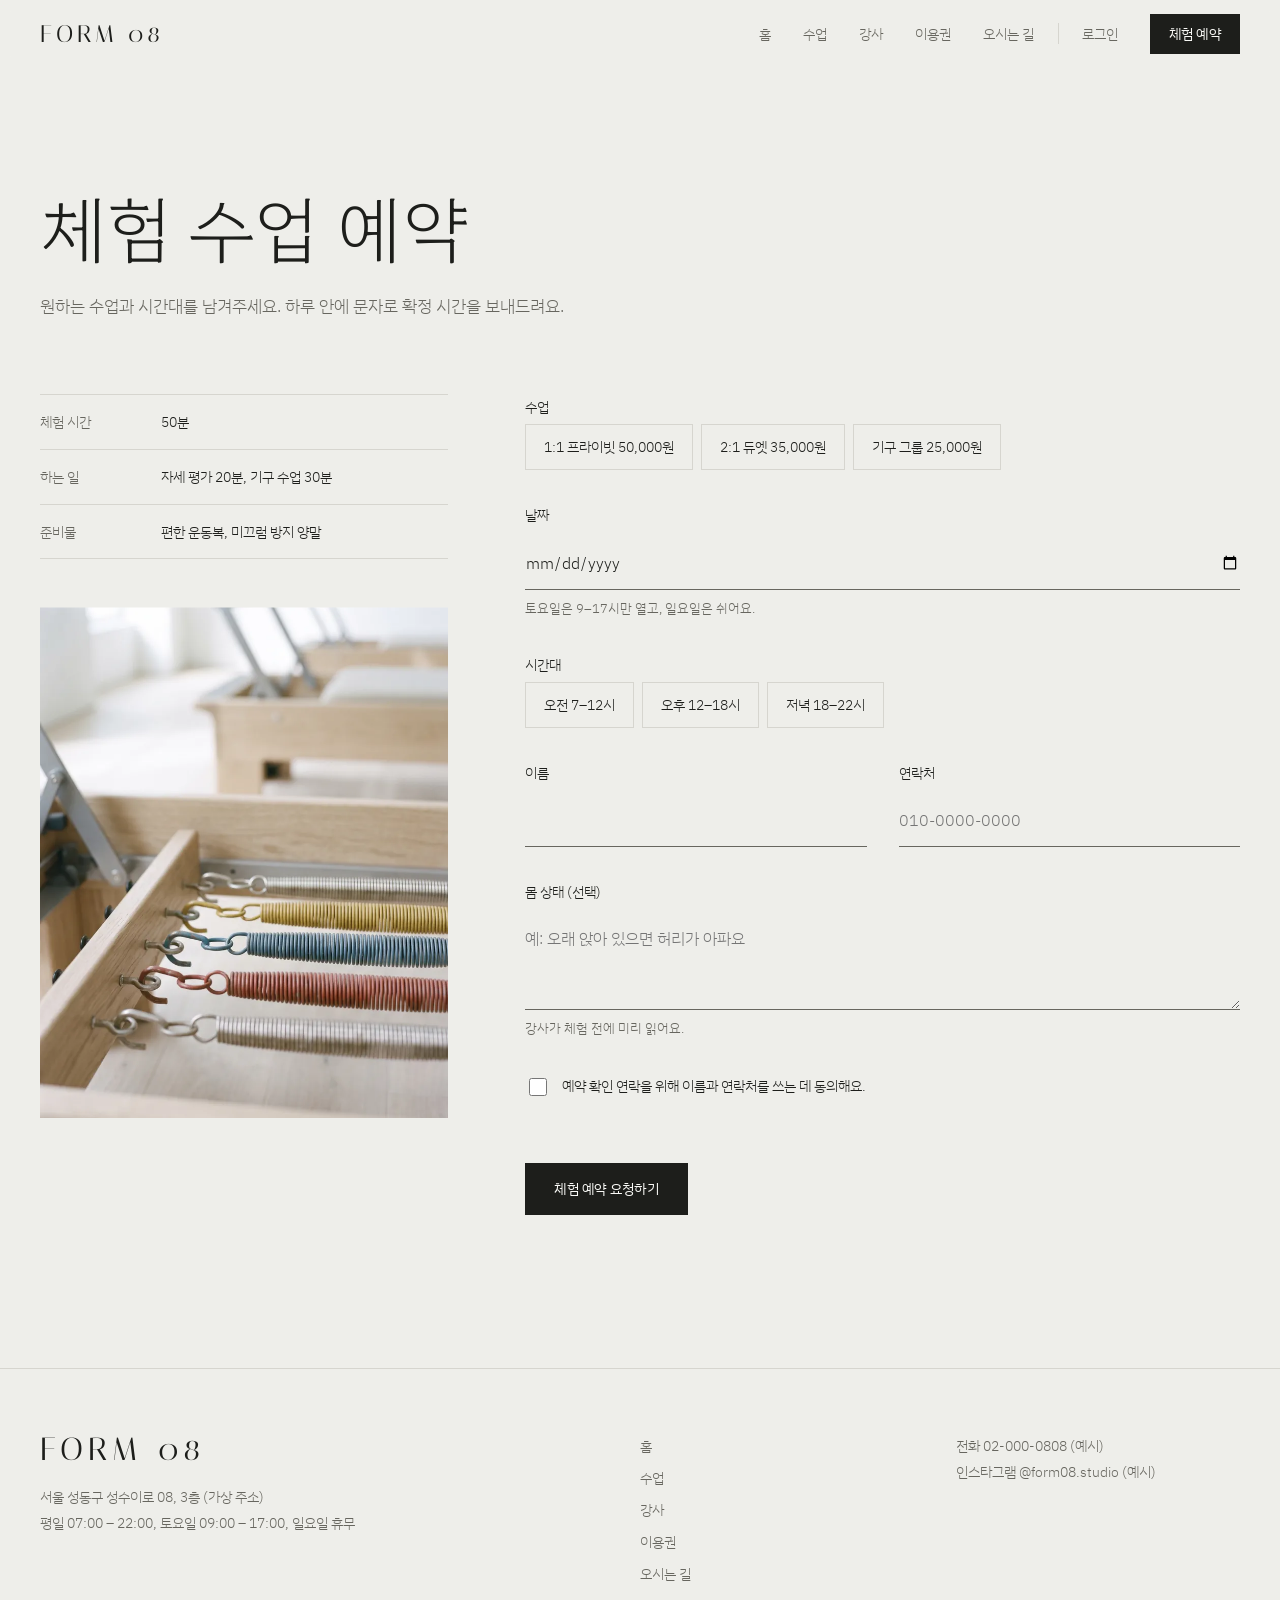
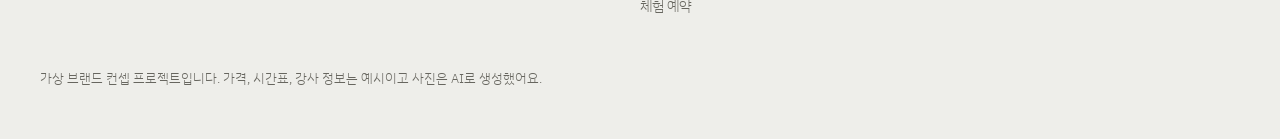
<file: pilates/trial.html>
<!doctype html>
<html lang="ko">
<head>
  <meta charset="utf-8">
  <meta name="viewport" content="width=device-width, initial-scale=1, viewport-fit=cover">
  <title>체험 수업 예약 | FORM 08</title>
  <meta name="description" content="FORM 08 체험 수업 예약. 50분 동안 자세 평가와 기구 수업을 해요.">
  <meta name="theme-color" content="#EEEEEA">
  <link rel="icon" href="assets/favicon.svg" type="image/svg+xml">
  <meta property="og:type" content="website">
  <meta property="og:title" content="체험 수업 예약 | FORM 08">
  <meta property="og:description" content="FORM 08 체험 수업 예약. 50분 동안 자세 평가와 기구 수업을 해요.">
  <link rel="preconnect" href="https://fonts.googleapis.com">
  <link rel="preconnect" href="https://fonts.gstatic.com" crossorigin>
  <link rel="stylesheet" href="https://fonts.googleapis.com/css2?family=Hahmlet:wght@200;300;400&family=IBM+Plex+Sans+KR:wght@300;400;500&family=Italiana&display=swap">
  <link rel="stylesheet" href="assets/style.css">
</head>
<body>
  <a class="skip" href="#main">본문으로 건너뛰기</a>
  <header class="site-header">
    <div class="container header-inner">
      <a class="logo" href="index.html" aria-label="FORM 08 홈">FORM 08</a>
      <nav class="nav" aria-label="주요 메뉴"><a href="index.html">홈</a><a href="classes.html">수업</a><a href="instructors.html">강사</a><a href="pricing.html">이용권</a><a href="visit.html">오시는 길</a><a href="account.html" class="nav-account" data-account-link>로그인</a></nav>
      <a class="btn btn-solid btn-sm header-cta" href="trial.html">체험 예약</a>
      <button class="menu-btn" type="button" aria-expanded="false" aria-controls="sheet"><span class="menu-label">메뉴</span><span class="menu-icon" aria-hidden="true"></span></button>
    </div>
  </header>
  <nav class="sheet" id="sheet" aria-label="모바일 메뉴">
    <a href="index.html">홈</a><a href="classes.html">수업</a><a href="instructors.html">강사</a><a href="pricing.html">이용권</a><a href="visit.html">오시는 길</a><a href="trial.html" aria-current="page">체험 예약</a><a href="account.html" data-account-link>로그인</a>
    <p class="sheet-foot">평일 07:00 – 22:00, 토요일 09:00 – 17:00</p>
  </nav>

  <main id="main">
    <section class="container page-head">
      <h1>체험 수업 예약</h1>
      <p class="lede">원하는 수업과 시간대를 남겨주세요. 하루 안에 문자로 확정 시간을 보내드려요.</p>
    </section>
    <section class="container section" style="padding-top:0">
      <div class="form-grid">
        <div>
          <dl class="specs" style="margin-top:0">
            <div><dt>체험 시간</dt><dd>50분</dd></div>
            <div><dt>하는 일</dt><dd>자세 평가 20분, 기구 수업 30분</dd></div>
            <div><dt>준비물</dt><dd>편한 운동복, 미끄럼 방지 양말</dd></div>
          </dl>
          <figure class="photo r-45 reveal trial-photo" data-photo="04"><img src="images/04-sm.webp" srcset="images/04-sm.webp 800w, images/04.webp 1600w" sizes="(min-width: 900px) 30vw, 100vw" width="1600" height="2000" alt="리포머 스프링 클로즈업" loading="lazy" decoding="async"></figure>
        </div>
        <div>
          <form class="form" id="trial-form" novalidate>
            <fieldset>
              <legend>수업</legend>
              <div class="choices"><label class="choice"><input type="radio" name="class" value="1:1 프라이빗"><span>1:1 프라이빗 50,000원</span></label><label class="choice"><input type="radio" name="class" value="2:1 듀엣"><span>2:1 듀엣 35,000원</span></label><label class="choice"><input type="radio" name="class" value="기구 그룹"><span>기구 그룹 25,000원</span></label></div>
            </fieldset>
            <div class="field">
              <label for="t-date">날짜</label>
              <input id="t-date" name="date" type="date" aria-describedby="t-date-hint" required>
              <span class="hint" id="t-date-hint">토요일은 9–17시만 열고, 일요일은 쉬어요.</span>
            </div>
            <fieldset>
              <legend>시간대</legend>
              <div class="choices"><label class="choice"><input type="radio" name="time" value="오전"><span>오전 7–12시</span></label><label class="choice"><input type="radio" name="time" value="오후"><span>오후 12–18시</span></label><label class="choice"><input type="radio" name="time" value="저녁"><span>저녁 18–22시</span></label></div>
            </fieldset>
            <div class="two">
              <div class="field"><label for="t-name">이름</label><input id="t-name" name="name" autocomplete="name" data-label="이름" required></div>
              <div class="field"><label for="t-phone">연락처</label><input id="t-phone" name="phone" type="tel" inputmode="tel" autocomplete="tel" placeholder="010-0000-0000" data-label="연락처" required></div>
            </div>
            <div class="field">
              <label for="t-note">몸 상태 (선택)</label>
              <textarea id="t-note" name="note" placeholder="예: 오래 앉아 있으면 허리가 아파요"></textarea>
              <span class="hint">강사가 체험 전에 미리 읽어요.</span>
            </div>
            <label class="check"><input type="checkbox" id="t-agree"><span>예약 확인 연락을 위해 이름과 연락처를 쓰는 데 동의해요.</span></label>
            <p class="form-msg" id="form-msg" role="alert"></p>
            <div><button class="btn btn-solid" type="submit">체험 예약 요청하기</button></div>
          </form>
          <div class="done" id="done" hidden>
            <h2 tabindex="-1">예약 요청을 받았어요</h2>
            <p data-summary></p>
            <p>컨셉 사이트라 실제로 전송되지는 않아요.</p>
            <div class="hero-actions"><a class="link" href="index.html">홈으로 돌아가기</a></div>
          </div>
        </div>
      </div>
    </section>
  </main>

  <footer class="site-footer">
    <div class="container">
      <div class="footer-grid">
        <div>
          <a class="logo" href="index.html">FORM 08</a>
          <p style="margin-top:16px">서울 성동구 성수이로 08, 3층 (가상 주소)<br>평일 07:00 – 22:00, 토요일 09:00 – 17:00, 일요일 휴무</p>
        </div>
        <nav aria-label="하단 메뉴"><a href="index.html">홈</a><a href="classes.html">수업</a><a href="instructors.html">강사</a><a href="pricing.html">이용권</a><a href="visit.html">오시는 길</a><a href="trial.html">체험 예약</a></nav>
        <div>
          <p>전화 02-000-0808 (예시)</p>
          <p>인스타그램 @form08.studio (예시)</p>
        </div>
      </div>
      <p class="concept-note">가상 브랜드 컨셉 프로젝트입니다. 가격, 시간표, 강사 정보는 예시이고 사진은 AI로 생성했어요.</p>
    </div>
  </footer>
  <script src="assets/main.js" defer></script>
</body>
</html>
</file>
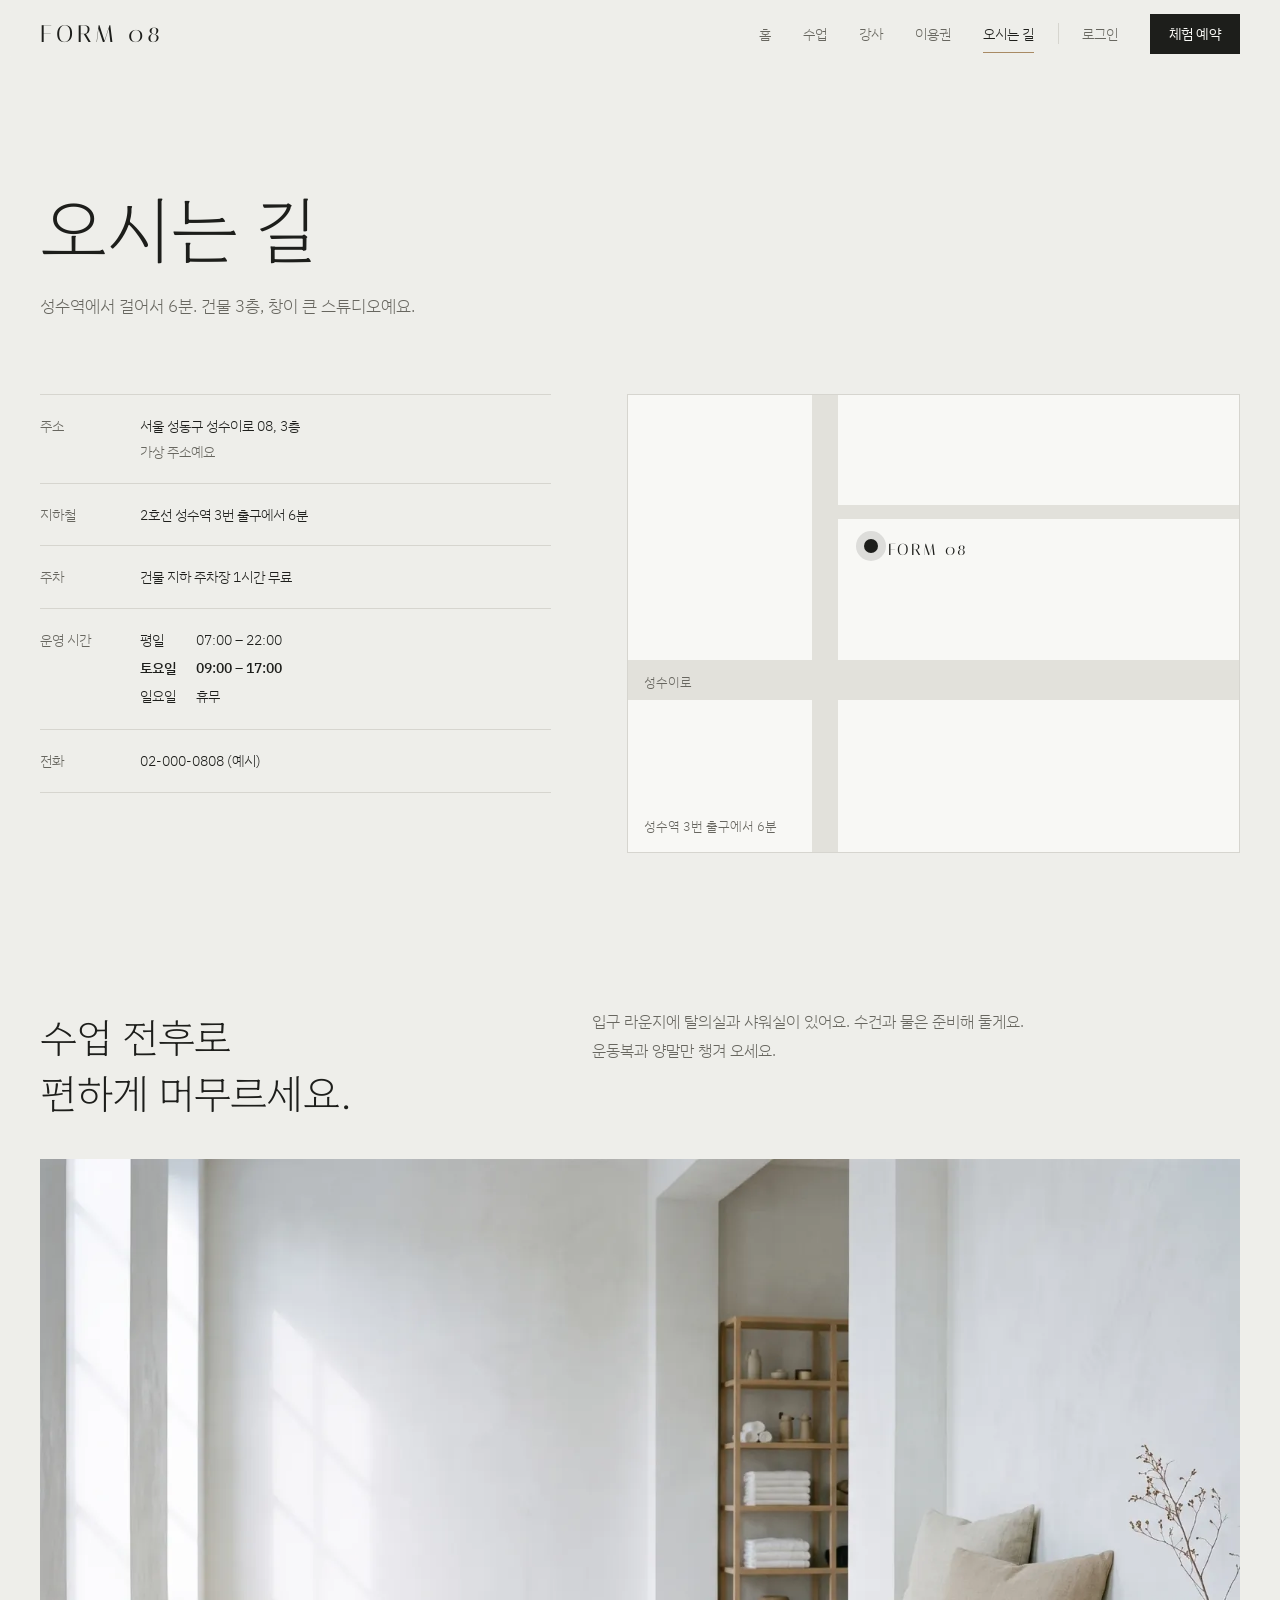
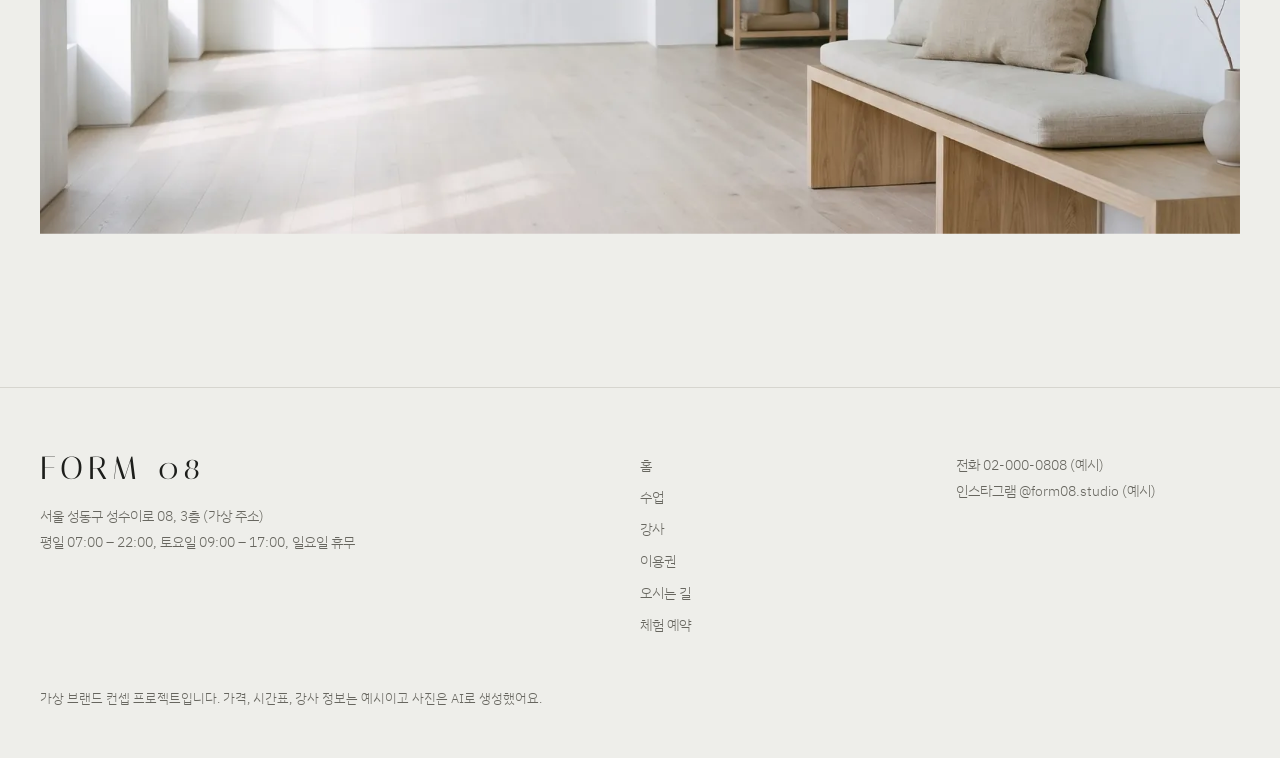
<file: pilates/visit.html>
<!doctype html>
<html lang="ko">
<head>
  <meta charset="utf-8">
  <meta name="viewport" content="width=device-width, initial-scale=1, viewport-fit=cover">
  <title>오시는 길 | FORM 08</title>
  <meta name="description" content="성수역 3번 출구에서 6분. 운영 시간과 주차 안내.">
  <meta name="theme-color" content="#EEEEEA">
  <link rel="icon" href="assets/favicon.svg" type="image/svg+xml">
  <meta property="og:type" content="website">
  <meta property="og:title" content="오시는 길 | FORM 08">
  <meta property="og:description" content="성수역 3번 출구에서 6분. 운영 시간과 주차 안내.">
  <link rel="preconnect" href="https://fonts.googleapis.com">
  <link rel="preconnect" href="https://fonts.gstatic.com" crossorigin>
  <link rel="stylesheet" href="https://fonts.googleapis.com/css2?family=Hahmlet:wght@200;300;400&family=IBM+Plex+Sans+KR:wght@300;400;500&family=Italiana&display=swap">
  <link rel="stylesheet" href="assets/style.css">
</head>
<body>
  <a class="skip" href="#main">본문으로 건너뛰기</a>
  <header class="site-header">
    <div class="container header-inner">
      <a class="logo" href="index.html" aria-label="FORM 08 홈">FORM 08</a>
      <nav class="nav" aria-label="주요 메뉴"><a href="index.html">홈</a><a href="classes.html">수업</a><a href="instructors.html">강사</a><a href="pricing.html">이용권</a><a href="visit.html" aria-current="page">오시는 길</a><a href="account.html" class="nav-account" data-account-link>로그인</a></nav>
      <a class="btn btn-solid btn-sm header-cta" href="trial.html">체험 예약</a>
      <button class="menu-btn" type="button" aria-expanded="false" aria-controls="sheet"><span class="menu-label">메뉴</span><span class="menu-icon" aria-hidden="true"></span></button>
    </div>
  </header>
  <nav class="sheet" id="sheet" aria-label="모바일 메뉴">
    <a href="index.html">홈</a><a href="classes.html">수업</a><a href="instructors.html">강사</a><a href="pricing.html">이용권</a><a href="visit.html" aria-current="page">오시는 길</a><a href="trial.html">체험 예약</a><a href="account.html" data-account-link>로그인</a>
    <p class="sheet-foot">평일 07:00 – 22:00, 토요일 09:00 – 17:00</p>
  </nav>

  <main id="main">
    <section class="container page-head">
      <h1>오시는 길</h1>
      <p class="lede">성수역에서 걸어서 6분. 건물 3층, 창이 큰 스튜디오예요.</p>
    </section>
    <section class="container section" style="padding-top:0">
      <div class="visit-grid">
        <dl class="info">
          <div><dt>주소</dt><dd>서울 성동구 성수이로 08, 3층<br><span class="muted">가상 주소예요</span></dd></div>
          <div><dt>지하철</dt><dd>2호선 성수역 3번 출구에서 6분</dd></div>
          <div><dt>주차</dt><dd>건물 지하 주차장 1시간 무료</dd></div>
          <div><dt>운영 시간</dt><dd><table class="hours"><caption class="sr-only">요일별 운영 시간</caption><tbody>
            <tr data-days="1,2,3,4,5"><th scope="row">평일</th><td>07:00 – 22:00</td></tr>
            <tr data-days="6"><th scope="row">토요일</th><td>09:00 – 17:00</td></tr>
            <tr data-days="0"><th scope="row">일요일</th><td>휴무</td></tr>
          </tbody></table></dd></div>
          <div><dt>전화</dt><dd>02-000-0808 (예시)</dd></div>
        </dl>
        <div class="map" role="img" aria-label="약도: 성수역 3번 출구에서 성수이로를 따라 걷다가 첫 번째 골목 안쪽 건물 3층">
          <span class="road r1"></span><span class="road r2"></span><span class="road r3"></span>
          <span class="pin"></span>
          <span class="lbl l1">성수이로</span><span class="lbl l2">FORM 08</span><span class="lbl l3">성수역 3번 출구에서 6분</span>
        </div>
      </div>
    </section>
    <section class="section">
      <div class="container statement">
        <h2>수업 전후로<br>편하게 머무르세요.</h2>
        <p>입구 라운지에 탈의실과 샤워실이 있어요. 수건과 물은 준비해 둘게요. 운동복과 양말만 챙겨 오세요.</p>
        <figure class="photo r-169 reveal " data-photo="09"><img src="images/09-sm.webp" srcset="images/09-sm.webp 800w, images/09.webp 1600w" sizes="100vw" width="1600" height="900" alt="입구 라운지" loading="lazy" decoding="async"></figure>
      </div>
    </section>
  </main>

  <footer class="site-footer">
    <div class="container">
      <div class="footer-grid">
        <div>
          <a class="logo" href="index.html">FORM 08</a>
          <p style="margin-top:16px">서울 성동구 성수이로 08, 3층 (가상 주소)<br>평일 07:00 – 22:00, 토요일 09:00 – 17:00, 일요일 휴무</p>
        </div>
        <nav aria-label="하단 메뉴"><a href="index.html">홈</a><a href="classes.html">수업</a><a href="instructors.html">강사</a><a href="pricing.html">이용권</a><a href="visit.html" aria-current="page">오시는 길</a><a href="trial.html">체험 예약</a></nav>
        <div>
          <p>전화 02-000-0808 (예시)</p>
          <p>인스타그램 @form08.studio (예시)</p>
        </div>
      </div>
      <p class="concept-note">가상 브랜드 컨셉 프로젝트입니다. 가격, 시간표, 강사 정보는 예시이고 사진은 AI로 생성했어요.</p>
    </div>
  </footer>
  <div class="book-bar" aria-label="체험 예약 바로가기">
    <p>첫 체험 50분<br>25,000원부터 (예시)</p>
    <a class="btn btn-solid" href="trial.html">체험 수업 예약</a>
  </div>
  <script src="assets/main.js" defer></script>
</body>
</html>
</file>
<file: pilates/assets/style.css>
/* FORM 08 — shared styles. Design rules: pilates/DESIGN.md
   Layout concept: a quiet gallery wall. Left-aligned text on a 12-column grid,
   photos hung with generous air around them, one giant "08" on the home page. */

:root {
  --plaster: #EEEEEA;
  --plaster-deep: #E2E1DB;
  --paper: #F8F8F5;
  --ink: #1D1E1B;
  --stone: #67665F;
  --line: #D6D5CF;
  --oak: #A88A64;
  --error: #9A3B2E;
  --ok: #4F6B45;

  --spring-red: #B5574B;
  --spring-blue: #4F6F95;
  --spring-yellow: #C9A64A;

  --f-logo: "Italiana", "Cormorant Garamond", serif;
  --f-head: "Hahmlet", "Noto Serif KR", serif;
  --f-body: "IBM Plex Sans KR", "Apple SD Gothic Neo", "Malgun Gothic", sans-serif;

  --t-hero: clamp(2rem, 4.4vw + 1rem, 4.75rem);
  --t-h2: clamp(1.5rem, 2.4vw + .9rem, 2.5rem);
  --t-h3: 1.375rem;
  --t-body: 1rem;
  --t-small: 0.875rem;
  --t-tiny: 0.8125rem;

  --gutter: max(20px, env(safe-area-inset-left, 0px));
  --gutter-r: max(20px, env(safe-area-inset-right, 0px));
  --max: 1240px;
  --section: clamp(88px, 12vw, 160px);
  --ease: cubic-bezier(.2, .7, .2, 1);
}

*, *::before, *::after { box-sizing: border-box; }
html { -webkit-text-size-adjust: 100%; }
body {
  margin: 0; background: var(--plaster); color: var(--ink);
  font: 300 var(--t-body)/1.85 var(--f-body);
  word-break: keep-all; overflow-wrap: break-word;
  -webkit-font-smoothing: antialiased;
}
img { display: block; max-width: 100%; height: auto; }
h1, h2, h3, p, ul, ol, dl, dd, figure { margin: 0; }
ul, ol { padding: 0; list-style: none; }
h1, h2, h3 { font-family: var(--f-head); font-weight: 200; letter-spacing: -0.02em; text-wrap: balance; }
a { color: inherit; text-underline-offset: 6px; text-decoration-thickness: 1px; }
button { font: inherit; color: inherit; }
:focus-visible { outline: 1.5px solid var(--ink); outline-offset: 4px; }
.sr-only { position: absolute; width: 1px; height: 1px; overflow: hidden; clip: rect(0 0 0 0); white-space: nowrap; }

.container { max-width: var(--max); margin-inline: auto; padding-left: var(--gutter); padding-right: var(--gutter-r); }
.section { padding-block: var(--section); }
.section + .section { padding-top: 0; }
.muted { color: var(--stone); }
.lede { font-size: 1.0625rem; color: var(--stone); max-width: 32em; }

.skip { position: absolute; left: 16px; top: -80px; z-index: 50; background: var(--paper); padding: 8px 14px; }
.skip:focus { top: 16px; }

/* ---------- Page fade ---------- */
@keyframes page-in { from { opacity: 0; } to { opacity: 1; } }
main { animation: page-in .5s var(--ease) both; }
body.leaving main { opacity: 0; transition: opacity .25s ease; }

/* ---------- Header ---------- */
.site-header {
  position: sticky; top: 0; z-index: 30;
  background: color-mix(in srgb, var(--plaster) 94%, transparent);
  -webkit-backdrop-filter: blur(6px); backdrop-filter: blur(6px);
  padding-top: env(safe-area-inset-top, 0px);
}
.header-inner { display: flex; align-items: center; gap: 32px; height: 68px; }
.logo { font: 400 1.5rem/1 var(--f-logo); letter-spacing: .16em; text-decoration: none; white-space: nowrap; }
.nav { display: none; gap: 32px; margin-left: auto; font-size: var(--t-small); }
.nav a { text-decoration: none; color: var(--stone); padding-block: 6px; border-bottom: 1px solid transparent; transition: color .2s, border-color .2s; }
.nav a:hover { color: var(--ink); }
.nav a[aria-current="page"] { color: var(--ink); border-bottom-color: var(--oak); }
.header-inner .header-cta { display: none; }
.menu-btn {
  margin-left: auto; background: none; border: 0; padding: 10px 0 10px 12px; cursor: pointer;
  display: flex; align-items: center; gap: 10px; font-size: var(--t-small);
}
.menu-icon { width: 22px; height: 8px; position: relative; }
.menu-icon::before, .menu-icon::after { content: ""; position: absolute; left: 0; right: 0; height: 1px; background: var(--ink); transition: transform .35s var(--ease), top .35s var(--ease); }
.menu-icon::before { top: 0; } .menu-icon::after { top: 7px; }
.menu-open .menu-icon::before { top: 4px; transform: rotate(20deg); }
.menu-open .menu-icon::after { top: 4px; transform: rotate(-20deg); }
@media (min-width: 900px) {
  .nav { display: flex; }
  .header-inner .header-cta { display: inline-flex; }
  .menu-btn { display: none; }
}

/* Mobile menu sheet */
.sheet {
  position: fixed; inset: 0; z-index: 25; background: var(--plaster);
  padding: calc(68px + env(safe-area-inset-top, 0px) + 32px) var(--gutter-r) 40px var(--gutter);
  display: flex; flex-direction: column; gap: 8px;
  clip-path: inset(0 0 100% 0); transition: clip-path .55s var(--ease); visibility: hidden;
}
.menu-open .sheet { clip-path: inset(0 0 0 0); visibility: visible; }
.sheet a { font: 200 clamp(1.75rem, 6vw, 2.25rem)/1.5 var(--f-head); text-decoration: none; }
.sheet a[aria-current="page"] { text-decoration: underline; text-decoration-color: var(--oak); }
.sheet .sheet-foot { margin-top: auto; font-size: var(--t-small); color: var(--stone); }
.menu-open { overflow: hidden; }

/* ---------- Buttons ---------- */
.btn {
  display: inline-flex; align-items: center; justify-content: center; gap: 12px;
  min-height: 52px; padding: 0 28px; border-radius: 0;
  font: 400 var(--t-small)/1 var(--f-body); letter-spacing: .02em;
  text-decoration: none; cursor: pointer; border: 1px solid var(--ink);
  transition: background-color .25s, color .25s;
}
.btn-solid { background: var(--ink); color: var(--paper); }
.btn-solid:hover { background: transparent; color: var(--ink); }
.btn-line { background: transparent; color: var(--ink); }
.btn-line:hover { background: var(--ink); color: var(--paper); }
.btn-sm { min-height: 40px; padding: 0 18px; }
.link { font-size: var(--t-small); text-decoration: underline; text-underline-offset: 7px; }
.link:hover { text-decoration-color: var(--oak); }

/* Bottom booking bar (phones) */
.book-bar {
  position: fixed; left: 0; right: 0; bottom: 0; z-index: 20;
  padding: 10px var(--gutter-r) calc(10px + env(safe-area-inset-bottom, 0px)) var(--gutter);
  background: color-mix(in srgb, var(--plaster) 92%, transparent);
  -webkit-backdrop-filter: blur(6px); backdrop-filter: blur(6px);
  border-top: 1px solid var(--line);
  display: flex; gap: 12px; align-items: center;
  transform: translateY(110%); transition: transform .45s var(--ease);
}
.book-bar.show { transform: none; }
.book-bar p { font-size: var(--t-tiny); color: var(--stone); line-height: 1.4; }
.book-bar .btn { margin-left: auto; min-height: 46px; flex: none; }
body.has-bar { padding-bottom: 72px; }
@media (min-width: 900px) { .book-bar { display: none; } body.has-bar { padding-bottom: 0; } }

/* ---------- Photos ---------- */
.photo { position: relative; overflow: hidden; background: var(--plaster-deep); max-width: 100%; }
.photo img { width: 100%; height: 100%; object-fit: cover; transition: transform 1.2s var(--ease); }
@media (hover: hover) { .photo:hover img { transform: scale(1.035); } }
.r-45 { aspect-ratio: 4 / 5; } .r-34 { aspect-ratio: 3 / 4; } .r-32 { aspect-ratio: 3 / 2; }
.r-11 { aspect-ratio: 1 / 1; } .r-169 { aspect-ratio: 16 / 9; } .r-219 { aspect-ratio: 21 / 9; }

/* Placeholder until the real photo arrives: soft window light on plaster */
.ph { position: absolute; inset: 0; }
.ph::before {
  content: ""; position: absolute; inset: -25%;
  background:
    repeating-linear-gradient(90deg, transparent 0 13%, var(--paper) 13% 27%, transparent 27% 31%),
    repeating-linear-gradient(0deg, transparent 0 22%, var(--plaster-deep) 22% 24%);
  transform: skewX(-22deg) rotate(-7deg); filter: blur(12px); opacity: .85;
}
.ph::after { content: ""; position: absolute; inset: auto 0 0; height: 35%; background: linear-gradient(to top, #D4D2CA, transparent); }
.ph span {
  position: absolute; left: 12px; bottom: 12px; z-index: 1;
  font-size: var(--t-tiny); color: var(--stone); background: color-mix(in srgb, var(--paper) 85%, transparent); padding: 4px 8px;
}

/* Curtain reveal: only when JS is running and motion is allowed */
/* The frame stays unclipped so the observer can see it; its contents are uncovered. */
.js .reveal { background: transparent; }
.js .reveal > * { clip-path: inset(100% 0 0 0); transition: clip-path 1.1s var(--ease); }
.js .reveal img { transform: scale(1.08); transition: transform 1.6s var(--ease); }
.js .reveal.in > * { clip-path: inset(0 0 0 0); }
.js .reveal.in img { transform: none; }
@media (hover: hover) { .js .reveal.in:hover img { transform: scale(1.035); } }

/* ---------- Page head (inner pages) ---------- */
.page-head { padding-block: clamp(56px, 9vw, 120px) clamp(40px, 6vw, 72px); }
.page-head h1 { font-size: var(--t-hero); line-height: 1.15; }
.page-head .lede { margin-top: 24px; }

/* ---------- Home hero ---------- */
.hero { position: relative; overflow: hidden; padding-block: 24px clamp(64px, 8vw, 112px); }
.hero-08 {
  position: absolute; z-index: 0; pointer-events: none; user-select: none;
  right: -4vw; top: -2vw;
  font: 400 clamp(220px, 46vw, 640px)/.78 var(--f-logo); color: var(--plaster-deep);
  will-change: transform;
}
.hero-grid { position: relative; z-index: 1; display: grid; gap: 40px; }
.hero h1 { font-size: var(--t-hero); line-height: 1.15; margin-top: clamp(40px, 10vw, 120px); }
.hero .lede { margin-top: 28px; }
.hero-actions { margin-top: 40px; display: flex; flex-wrap: wrap; gap: 20px 28px; align-items: center; }
.hero-facts { display: grid; grid-template-columns: repeat(3, 1fr); border-top: 1px solid var(--line); margin-top: 8px; }
.hero-facts div { padding: 16px 12px 0 0; }
.hero-facts dt { font-size: var(--t-tiny); color: var(--stone); }
.hero-facts dd { font-size: var(--t-small); line-height: 1.5; margin-top: 4px; }
@media (min-width: 900px) {
  .hero { padding-top: 40px; }
  .hero-08 { right: auto; left: -2.5vw; top: -5vw; font-size: clamp(320px, 34vw, 560px); }
  .hero-grid { grid-template-columns: 6fr 5fr; column-gap: 7vw; align-items: end; }
  .hero-facts { grid-column: 1 / -1; }
}

/* ---------- Statement ---------- */
.statement { display: grid; gap: 40px; }
.statement h2 { font-size: var(--t-h2); line-height: 1.4; max-width: 18em; }
.statement p { color: var(--stone); max-width: 30em; }
@media (min-width: 900px) {
  .statement { grid-template-columns: 5fr 7fr; column-gap: 7vw; align-items: start; }
  .statement .photo { grid-column: 1 / -1; }
}

/* ---------- Class rows (home) ---------- */
.section-title { display: flex; align-items: baseline; justify-content: space-between; gap: 16px; margin-bottom: 40px; }
.section-title h2 { font-size: var(--t-h2); line-height: 1.3; }
.rows { border-top: 1px solid var(--line); }
.row {
  display: grid; grid-template-columns: 1fr auto; gap: 8px 24px; align-items: center;
  padding-block: 26px; border-bottom: 1px solid var(--line); text-decoration: none; position: relative;
}
.row h3 { font-size: clamp(1.25rem, 1.8vw + .8rem, 2rem); line-height: 1.3; transition: transform .45s var(--ease); }
.row p { grid-column: 1 / -1; color: var(--stone); font-size: var(--t-small); }
.row .row-meta { font-size: var(--t-small); color: var(--stone); white-space: nowrap; }
.row-thumb { display: none; }
@media (hover: hover) and (min-width: 900px) {
  .row { grid-template-columns: 1fr 1fr auto; }
  .row p { grid-column: auto; }
  .row:hover h3 { transform: translateX(12px); }
  .row-thumb {
    display: block; position: absolute; left: calc(50% - 252px); top: 50%; width: 200px; z-index: 2; pointer-events: none;
    opacity: 0; transform: translateY(-46%) scale(.96); transition: opacity .35s, transform .5s var(--ease);
  }
  .row:hover .row-thumb { opacity: 1; transform: translateY(-50%) scale(1); }
}

/* ---------- Steps (a real sequence, so numbered) ---------- */
.steps { display: grid; gap: 0; border-top: 1px solid var(--line); counter-reset: step; }
.step { padding-block: 28px; border-bottom: 1px solid var(--line); display: grid; grid-template-columns: 64px 1fr; gap: 4px 16px; }
.step::before { counter-increment: step; content: counter(step); font: 400 2.5rem/1 var(--f-logo); color: var(--oak); grid-row: span 2; }
.step h3 { font-size: var(--t-h3); line-height: 1.4; }
.step p { color: var(--stone); font-size: var(--t-small); }
@media (min-width: 900px) {
  .steps { grid-template-columns: repeat(3, 1fr); border-top: 0; }
  .step { border-bottom: 0; border-top: 1px solid var(--line); grid-template-columns: 1fr; padding-right: 40px; }
  .step::before { grid-row: auto; margin-bottom: 20px; }
}

/* ---------- Closing band ---------- */
.closing { display: grid; gap: 32px; padding-block: clamp(64px, 9vw, 120px); border-top: 1px solid var(--line); }
.closing h2 { font-size: var(--t-h2); line-height: 1.35; }
@media (min-width: 900px) { .closing { grid-template-columns: 1fr auto; align-items: end; } }

/* ---------- Tabs ---------- */
.tablist { display: flex; gap: 28px; border-bottom: 1px solid var(--line); overflow-x: auto; scrollbar-width: none; }
.tablist::-webkit-scrollbar { display: none; }
.tab {
  background: none; border: 0; padding: 14px 0; cursor: pointer; white-space: nowrap;
  font-size: var(--t-small); color: var(--stone); position: relative;
}
.tab::after { content: ""; position: absolute; left: 0; right: 0; bottom: -1px; height: 1px; background: var(--ink); transform: scaleX(0); transform-origin: left; transition: transform .4s var(--ease); }
.tab[aria-selected="true"] { color: var(--ink); }
.tab[aria-selected="true"]::after { transform: scaleX(1); }
.panel { padding-top: 40px; }
.panel[hidden] { display: none; }
@keyframes panel-in { from { opacity: 0; transform: translateY(8px); } to { opacity: 1; transform: none; } }
.panel.switched { animation: panel-in .45s var(--ease) both; }

/* Class detail */
.class-detail { display: grid; gap: 32px; }
.class-detail h2 { font-size: var(--t-h2); line-height: 1.3; }
.class-detail .lede { margin-top: 16px; }
.specs { border-top: 1px solid var(--line); margin-top: 32px; }
.specs div { display: grid; grid-template-columns: 7.5em 1fr; gap: 16px; padding-block: 14px; border-bottom: 1px solid var(--line); font-size: var(--t-small); }
.specs dt { color: var(--stone); }
@media (min-width: 900px) { .class-detail { grid-template-columns: 5fr 6fr; column-gap: 6vw; align-items: start; } }

.springs { display: inline-flex; gap: 6px; align-items: center; vertical-align: middle; margin-right: 8px; }
.springs i { width: 18px; height: 6px; border-radius: 3px; display: block; }
.s-red { background: var(--spring-red); } .s-blue { background: var(--spring-blue); } .s-yellow { background: var(--spring-yellow); }
.spring-key { display: flex; flex-wrap: wrap; gap: 8px 20px; font-size: var(--t-tiny); color: var(--stone); margin-top: 16px; }
.spring-key span { display: inline-flex; align-items: center; gap: 8px; }

/* Timetable */
.timetable { display: grid; }
.slot { display: grid; grid-template-columns: 4.5em 1fr auto; gap: 4px 16px; align-items: baseline; padding-block: 18px; border-bottom: 1px solid var(--line); font-size: var(--t-small); }
.slot time { font-variant-numeric: tabular-nums; font-size: 1rem; font-weight: 400; }
.slot .who { display: block; color: var(--stone); font-size: var(--t-tiny); }
.slot .left { font-size: var(--t-tiny); color: var(--stone); white-space: nowrap; }
.slot .left.few { color: var(--error); }
.slot .left.full { text-decoration: line-through; }
.empty { padding-block: 32px; color: var(--stone); }
.schedule-note { color: var(--stone); font-size: var(--t-small); margin: -24px 0 32px; }

/* Week grid: wide screens only. Phones keep the day tabs. */
.week-wrap { display: none; }
@media (min-width: 900px) {
  .week-wrap { display: block; }
  .day-view { display: none; }
}
.week-grid { width: 100%; border-collapse: collapse; table-layout: fixed; font-size: var(--t-small); }
.week-grid th, .week-grid td { border-bottom: 1px solid var(--line); text-align: left; vertical-align: top; }
.week-grid thead th { font-weight: 400; padding: 0 12px 14px; color: var(--stone); border-bottom-color: var(--ink); }
.week-grid thead th:first-child { width: 5.5em; padding-left: 0; }
.week-grid tbody th { font-weight: 400; padding: 18px 0; font-variant-numeric: tabular-nums; font-size: 1rem; }
.week-grid td { padding: 10px 6px; border-left: 1px solid var(--line); height: 1px; }
.week-grid .is-today { background: var(--paper); }
.week-grid thead .is-today { color: var(--ink); }
.today-tag { margin-left: 8px; font-size: var(--t-tiny); color: var(--oak); }
.cell { display: flex; flex-direction: column; gap: 2px; padding: 8px 8px 10px; height: 100%; }
.cell-cls { color: var(--ink); line-height: 1.5; }
.cell-who { color: var(--stone); font-size: var(--t-tiny); }
.cell .left { margin-top: 6px; font-size: var(--t-tiny); color: var(--stone); }
.cell .left.few { color: var(--error); }
.cell .left.full { text-decoration: line-through; }

/* ---------- Instructors ---------- */
.people { display: grid; gap: 64px 32px; }
@media (min-width: 700px) { .people { grid-template-columns: repeat(2, 1fr); } }
@media (min-width: 1000px) { .people { grid-template-columns: repeat(3, 1fr); } .person:nth-child(2) { margin-top: 96px; } }
.person h2 { font-size: 1.625rem; line-height: 1.3; margin-top: 20px; }
.person .role { font-size: var(--t-small); color: var(--stone); margin-top: 4px; }
.person .quote { margin-top: 16px; font-size: var(--t-small); }
.more {
  margin-top: 16px; background: none; border: 0; border-bottom: 1px solid var(--ink); padding: 4px 0; cursor: pointer;
  font-size: var(--t-small); display: inline-flex; gap: 10px; align-items: center;
}
.more .plus { position: relative; width: 9px; height: 9px; }
.more .plus::before, .more .plus::after { content: ""; position: absolute; background: var(--ink); left: 0; right: 0; top: 4px; height: 1px; transition: transform .35s var(--ease); }
.more .plus::after { transform: rotate(90deg); }
.more[aria-expanded="true"] .plus::after { transform: rotate(0deg); }
.more-body { display: grid; grid-template-rows: 0fr; transition: grid-template-rows .5s var(--ease); }
.more-body > div { overflow: hidden; }
.more-body.open { grid-template-rows: 1fr; }
.more-body ul { padding-top: 16px; font-size: var(--t-small); color: var(--stone); display: grid; gap: 6px; }
.more-body li::before { content: "– "; }

/* ---------- Pricing ---------- */
.seg { display: inline-flex; border: 1px solid var(--ink); }
.seg button { background: none; border: 0; padding: 12px 20px; cursor: pointer; font-size: var(--t-small); transition: background-color .25s, color .25s; }
.seg button[aria-pressed="true"] { background: var(--ink); color: var(--paper); }
.price-table { width: 100%; border-collapse: collapse; margin-top: 40px; font-variant-numeric: tabular-nums; }
.price-table th, .price-table td { text-align: left; padding: 20px 0; border-bottom: 1px solid var(--line); font-weight: 300; }
.price-table thead th { font-size: var(--t-tiny); color: var(--stone); padding-block: 10px; }
.price-table td:nth-child(2), .price-table th:nth-child(2), .price-table td:nth-child(3), .price-table th:nth-child(3) { text-align: right; }
.price-table tbody th { font-family: var(--f-head); font-size: 1.25rem; font-weight: 300; }
.price-table .per { color: var(--stone); font-size: var(--t-small); }
.price-table tr.pick th::after { content: "가장 많이 선택"; display: inline-block; margin-left: 10px; font: 400 var(--t-tiny)/1 var(--f-body); color: var(--oak); vertical-align: 3px; }
.fineprint { margin-top: 32px; display: grid; gap: 8px; font-size: var(--t-small); color: var(--stone); max-width: 40em; }
.fineprint li::before { content: "– "; }

/* ---------- Visit ---------- */
.visit-grid { display: grid; gap: 48px; }
@media (min-width: 900px) { .visit-grid { grid-template-columns: 5fr 6fr; column-gap: 6vw; } }
.info { border-top: 1px solid var(--line); }
.info div { display: grid; grid-template-columns: 6em 1fr; gap: 16px; padding-block: 18px; border-bottom: 1px solid var(--line); font-size: var(--t-small); }
.info dt { color: var(--stone); }
.hours { border-collapse: collapse; }
.hours th, .hours td { text-align: left; font-weight: 300; padding: 0 20px 2px 0; }
.hours tr.today th, .hours tr.today td { font-weight: 500; }
.map {
  position: relative; aspect-ratio: 4 / 3; max-width: 100%; background: var(--paper); overflow: hidden;
  border: 1px solid var(--line);
}
.map .road { position: absolute; background: var(--plaster-deep); }
.map .r1 { left: 0; right: 0; top: 58%; height: 40px; }
.map .r2 { top: 0; bottom: 0; left: 30%; width: 26px; }
.map .r3 { left: 30%; right: 0; top: 24%; height: 14px; }
.map .pin { position: absolute; left: calc(30% + 52px); top: calc(24% + 34px); width: 14px; height: 14px; border-radius: 50%; background: var(--ink); box-shadow: 0 0 0 8px color-mix(in srgb, var(--ink) 12%, transparent); }
.map .lbl { position: absolute; font-size: var(--t-tiny); color: var(--stone); }
.map .l1 { left: 16px; top: calc(58% + 10px); }
.map .l2 { left: calc(30% + 76px); top: calc(24% + 30px); color: var(--ink); font-family: var(--f-logo); font-size: 1rem; letter-spacing: .12em; }
.map .l3 { left: 16px; bottom: 14px; }

/* ---------- Form (trial booking) ---------- */
.form-grid { display: grid; gap: 64px; }
@media (min-width: 900px) { .form-grid { grid-template-columns: 4fr 7fr; column-gap: 6vw; } }
.trial-photo { display: none; }
@media (min-width: 900px) { .trial-photo { display: block; margin-top: 48px; } }
.form { display: grid; gap: 32px; }
fieldset { border: 0; padding: 0; margin: 0; display: grid; gap: 12px; }
legend, .field label { font-size: var(--t-small); padding: 0; margin-bottom: 4px; }
.choices { display: flex; flex-wrap: wrap; gap: 8px; }
.choice input { position: absolute; opacity: 0; pointer-events: none; }
.choice span {
  display: inline-flex; align-items: center; min-height: 46px; padding: 0 18px; cursor: pointer;
  border: 1px solid var(--line); font-size: var(--t-small); transition: border-color .2s, background-color .2s;
}
.choice input:checked + span { border-color: var(--ink); background: var(--ink); color: var(--paper); }
.choice input:focus-visible + span { outline: 1.5px solid var(--ink); outline-offset: 3px; }
.field { display: grid; gap: 6px; }
.field input, .field textarea {
  font: inherit; color: var(--ink); background: transparent; border: 0; border-bottom: 1px solid var(--stone);
  padding: 10px 0; border-radius: 0; width: 100%;
}
.field textarea { min-height: 96px; resize: vertical; }
.field input:focus, .field textarea:focus { outline: none; border-bottom-color: var(--ink); box-shadow: 0 1px 0 var(--ink); }
.field .hint { font-size: var(--t-tiny); color: var(--stone); }
.two { display: grid; gap: 32px; }
@media (min-width: 640px) { .two { grid-template-columns: 1fr 1fr; } }
[aria-invalid="true"] { border-bottom-color: var(--error) !important; }
.check { display: flex; gap: 12px; align-items: flex-start; font-size: var(--t-small); }
.check input { width: 18px; height: 18px; margin-top: 5px; accent-color: var(--ink); }
.form-msg { font-size: var(--t-small); }
.form-msg.err { color: var(--error); }
.done { border-top: 1px solid var(--ink); padding-top: 32px; }
.done h2 { font-size: var(--t-h2); line-height: 1.3; }
.done p { margin-top: 16px; color: var(--stone); }

/* ---------- Footer ---------- */
.site-footer { border-top: 1px solid var(--line); padding-block: 64px 48px; font-size: var(--t-small); color: var(--stone); }
.footer-grid { display: grid; gap: 32px; }
.footer-grid .logo { color: var(--ink); font-size: 2rem; }
.footer-grid nav { display: grid; gap: 6px; }
.footer-grid nav a { text-decoration: none; }
.footer-grid nav a:hover { color: var(--ink); }
.concept-note { margin-top: 48px; font-size: var(--t-tiny); }
@media (min-width: 900px) { .footer-grid { grid-template-columns: 2fr 1fr 1fr; } }

@media (prefers-reduced-motion: reduce) {
  *, *::before, *::after { animation-duration: .01ms !important; transition-duration: .01ms !important; }
  .js .reveal > * { clip-path: none; }
  .js .reveal img { transform: none; }
}

/* ---------- Demo account ---------- */
.nav .nav-account { position: relative; margin-left: 16px; }
.nav .nav-account::before { content: ""; position: absolute; left: -24px; top: 8px; bottom: 8px; width: 1px; background: var(--line); }
.link-btn { background: none; border: 0; padding: 0; cursor: pointer; font: inherit; font-size: var(--t-small); color: var(--ink); }
.demo-note { border-top: 1px solid var(--line); padding-top: 20px; }
.demo-note h2 { font-size: var(--t-h3); line-height: 1.4; }
.demo-note p { margin-top: 10px; color: var(--stone); font-size: var(--t-small); }
#auth .panel { padding-top: 32px; }
.me-hello { font-size: var(--t-h2); line-height: 1.3; }
.me-hello:focus { outline: none; }
.me-phone { margin-top: 8px; font-size: var(--t-small); }
.me-sub { margin-top: 48px; padding-bottom: 12px; border-bottom: 1px solid var(--ink); font-size: var(--t-h3); }
.reset-note { margin-top: 40px; }
.reset-note .link-btn { color: var(--stone); }

/* ---------- Booking ---------- */
.week-bar { display: flex; flex-wrap: wrap; align-items: center; gap: 12px 24px; margin-bottom: 24px; }
.week-range { font-size: var(--t-small); color: var(--stone); }
.booking-status { min-height: 1.85em; margin-bottom: 8px; font-size: var(--t-small); color: var(--ink); }
.th-date { margin-left: 4px; font-size: var(--t-tiny); color: var(--stone); }

/* Grid cells: buttons when bookable */
button.cell { width: 100%; text-align: left; background: none; border: 0; font: inherit; cursor: pointer; transition: background-color .2s; }
button.cell:hover { background: var(--plaster-deep); }
button.cell:focus-visible { outline: 1.5px solid var(--ink); outline-offset: -3px; }
.cell.is-past .cell-cls, .cell.is-past .cell-who { color: var(--stone); opacity: .6; }
.cell.is-mine { background: var(--ink); }
.cell.is-mine .cell-cls, .cell.is-mine .left { color: var(--paper); }
.cell.is-mine .cell-who { color: #C9C8C1; }
button.cell.is-mine:hover { background: #33342F; }

/* Phone list rows */
.day-date { padding-top: 4px; padding-bottom: 8px; font-size: var(--t-small); color: var(--stone); }
.slot { grid-template-columns: 4.5em 1fr; }
.slot-body { display: grid; grid-template-columns: 1fr auto; gap: 0 16px; align-items: baseline; text-align: left; background: none; border: 0; padding: 0; font: inherit; color: inherit; }
.slot-body .cell-who { grid-column: 1; grid-row: 2; display: block; color: var(--stone); font-size: var(--t-tiny); }
.slot-body .left { grid-column: 2; grid-row: 1; }
button.slot-body { cursor: pointer; }
button.slot-body .left { text-decoration: underline; text-underline-offset: 5px; }
.slot-body.is-mine .left { color: var(--ink); font-weight: 400; }
.slot-body.is-past { opacity: .55; }

/* Dialog */
.booking-dialog { border: 0; padding: 0; width: min(440px, calc(100vw - 32px)); background: var(--paper); color: var(--ink); }
.booking-dialog::backdrop { background: rgba(29, 30, 27, .4); }
.dlg-body { padding: 32px 28px 28px; }
.dlg-when { font-size: var(--t-small); color: var(--stone); }
.dlg-body h2 { margin-top: 8px; font-size: var(--t-h2); line-height: 1.3; }
.dlg-who { margin-top: 2px; color: var(--stone); font-size: var(--t-small); }
.dlg-text { margin-top: 20px; padding-top: 20px; border-top: 1px solid var(--line); font-size: var(--t-small); }
.dlg-actions { margin-top: 28px; display: flex; flex-wrap: wrap; gap: 12px 20px; align-items: center; }

/* My bookings */
.my-list { list-style: none; margin: 0; padding: 0; }
.my-list li { display: flex; justify-content: space-between; align-items: center; gap: 16px; padding-block: 18px; border-bottom: 1px solid var(--line); }
.my-when { font-size: var(--t-small); color: var(--stone); }
.my-what span { margin-left: 10px; color: var(--stone); font-size: var(--t-small); }
.my-lock { font-size: var(--t-tiny); }
</file>
